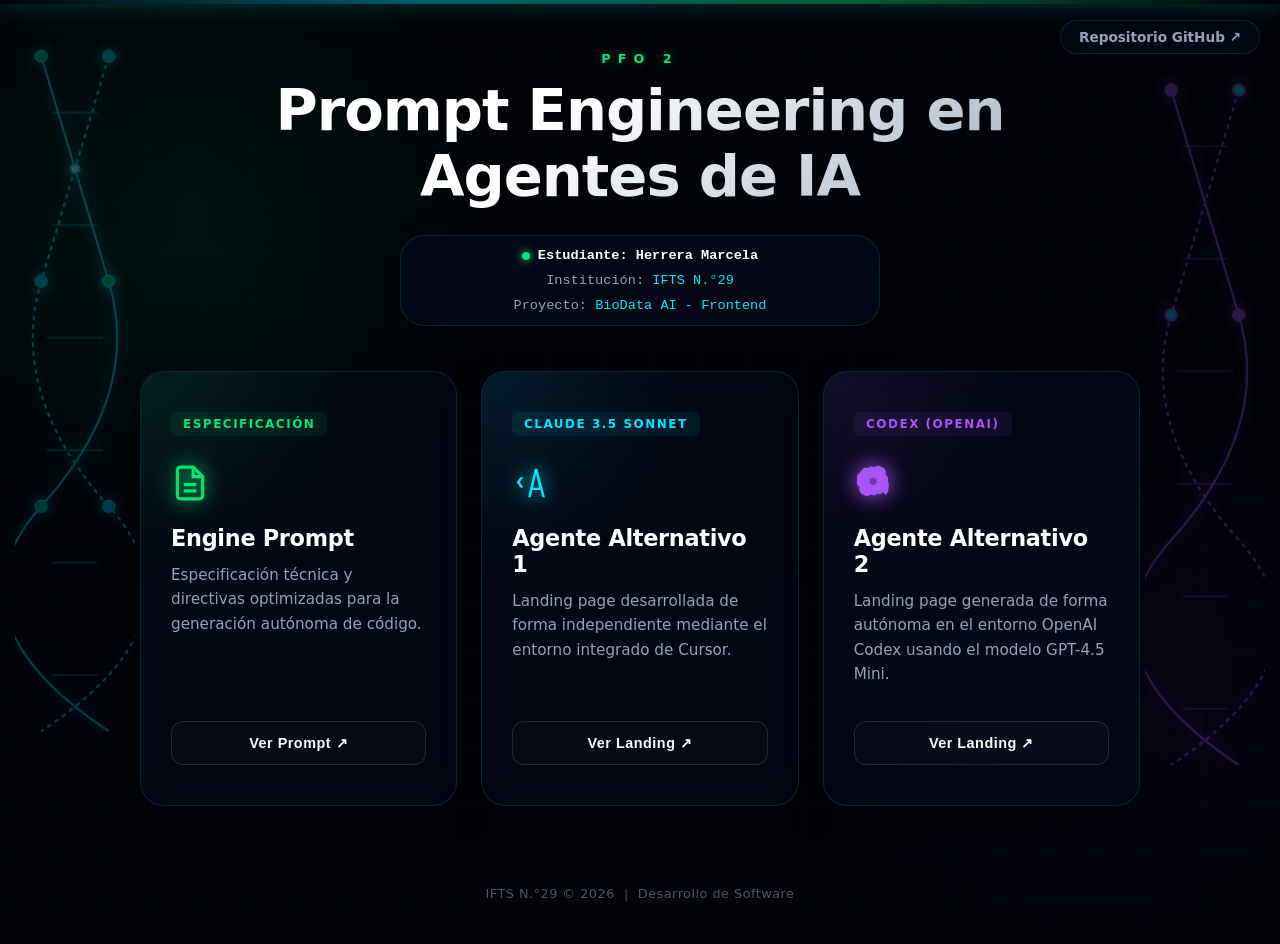
<file: index.html>
<!DOCTYPE html>
<html lang="es">
<head>
    <meta charset="UTF-8">
    <meta name="viewport" content="width=device-width, initial-scale=1.0">
    <title>PFO 2 - Herrera Marcela Fernanda | BioData AI </title>
    <style>
        :root {
            --bg-deep: #010308;
            --bg-card: rgba(6, 12, 28, 0.55);
            --bio-green: #00e676;
            --tech-cyan: #00e5ff;
            --openai-purple: #a855f7;
            --text-main: #ffffff;
            --text-muted: #64748b;
            --border: rgba(0, 229, 255, 0.15);
        }

        body {
            margin: 0;
            padding: 0;
            font-family: 'Segoe UI', system-ui, -apple-system, sans-serif;
            background-color: var(--bg-deep);
            color: var(--text-main);
            display: flex;
            flex-direction: column;
            align-items: center;
            justify-content: center;
            min-height: 100vh;
            padding: 40px 20px;
            box-sizing: border-box;
            position: relative;
            overflow-x: hidden;
            
            /* Cuadrícula táctica base de laboratorio */
            background-image: 
                linear-gradient(rgba(0, 229, 255, 0.02) 1px, transparent 1px),
                linear-gradient(90deg, rgba(0, 229, 255, 0.02) 1px, transparent 1px);
            background-size: 50px 50px;
        }

        /* Escáner de Secuenciación Láser de fondo */
        .bio-scanner {
            position: fixed;
            top: 0; left: 0; width: 100vw; height: 4px;
            background: linear-gradient(90deg, transparent, var(--tech-cyan), var(--bio-green), transparent);
            box-shadow: 0 0 15px var(--tech-cyan), 0 0 30px var(--bio-green);
            opacity: 0.4;
            animation: scanVertical 8s cubic-bezier(0.4, 0, 0.2, 1) infinite;
            z-index: 1;
            pointer-events: none;
        }

        @keyframes scanVertical {
            0% { top: -5%; opacity: 0; }
            10% { opacity: 0.5; }
            90% { opacity: 0.5; }
            100% { top: 105%; opacity: 0; }
        }

        /* Resplandores ambientales móviles */
        .ambient-glows {
            position: fixed;
            top: 0; left: 0; width: 100vw; height: 100vh;
            pointer-events: none;
            z-index: 1;
        }
        .glow-1 {
            position: absolute; top: -10%; left: -10%; width: 50vw; height: 50vw;
            background: radial-gradient(circle, rgba(0, 230, 118, 0.08) 0%, transparent 70%);
            animation: floatGlow 14s infinite alternate ease-in-out;
        }
        .glow-2 {
            position: absolute; bottom: -10%; right: -10%; width: 50vw; height: 50vw;
            background: radial-gradient(circle, rgba(168, 85, 247, 0.06) 0%, transparent 70%);
            animation: floatGlow 18s infinite alternate-reverse ease-in-out;
        }

        @keyframes floatGlow {
            0% { transform: translate(0, 0) scale(1); opacity: 0.6; }
            100% { transform: translate(5%, 5%) scale(1.2); opacity: 1; }
        }

        /* Elemento distintivo: Estructuras moleculares de ADN flotantes laterales en SVG */
        .dna-column-left, .dna-column-right {
            position: fixed;
            top: 0;
            width: 120px;
            height: 100vh;
            pointer-events: none;
            z-index: 1;
            opacity: 0.25;
            filter: drop-shadow(0 0 8px var(--tech-cyan));
        }
        .dna-column-left { left: 15px; animation: floatMolecule 20s linear infinite; }
        .dna-column-right { right: 15px; animation: floatMolecule 25s linear infinite reverse; filter: drop-shadow(0 0 8px var(--openai-purple)); }

        @keyframes floatMolecule {
            0% { transform: translateY(0px) rotate(0deg); }
            50% { transform: translateY(-20px) rotate(180deg); }
            100% { transform: translateY(0px) rotate(360deg); }
        }

        /* Repositorio GitHub */
        .github-top-link {
            position: absolute;
            top: 20px;
            right: 20px;
            color: #94a3b8;
            text-decoration: none;
            font-size: 0.85rem;
            border: 1px solid var(--border);
            padding: 8px 18px;
            border-radius: 20px;
            transition: all 0.3s ease;
            background: rgba(6, 11, 25, 0.6);
            backdrop-filter: blur(8px);
            font-weight: 600;
            z-index: 10;
        }

        .github-top-link:hover {
            color: var(--tech-cyan);
            border-color: var(--tech-cyan);
            box-shadow: 0 0 15px rgba(0, 229, 255, 0.2);
            transform: translateY(-2px);
        }

        .main-container {
            max-width: 1000px;
            width: 100%;
            text-align: center;
            position: relative;
            z-index: 2;
        }

        header h2 {
            font-size: 0.8rem;
            color: var(--bio-green);
            text-transform: uppercase;
            letter-spacing: 7px;
            margin-bottom: 12px;
            font-weight: 700;
            text-shadow: 0 0 10px rgba(0, 230, 118, 0.4);
        }

        header h1 {
            font-size: 3.6rem;
            margin: 0;
            background: linear-gradient(135deg, #ffffff 40%, #94a3b8);
            -webkit-background-clip: text;
            -webkit-text-fill-color: transparent;
            font-weight: 800;
            letter-spacing: -1px;
            line-height: 1.15;
        }

        /* PANEL MEJORADO NATALMENTE: Diseño vertical y centrado simétrico para todas las resoluciones */
        .system-dashboard {
            margin: 25px auto 45px auto;
            background: rgba(6, 11, 25, 0.8);
            border: 1px solid var(--border);
            padding: 12px 24px;
            border-radius: 24px;
            display: flex;
            flex-direction: column;
            align-items: center;
            justify-content: center;
            text-align: center;
            gap: 10px;
            backdrop-filter: blur(12px);
            box-shadow: 0 10px 30px rgba(0,0,0,0.5);
            font-size: 0.85rem;
            font-family: monospace;
            color: #94a3b8;
            width: 90%;
            max-width: 480px;
            box-sizing: border-box;
        }

        .status-pill {
            display: flex;
            align-items: center;
            justify-content: center;
            gap: 8px;
            color: var(--text-main);
            font-weight: bold;
            width: 100%;
        }

        .status-dot {
            width: 8px;
            height: 8px;
            background-color: var(--bio-green);
            border-radius: 50%;
            box-shadow: 0 0 10px var(--bio-green);
            animation: pulse 2s infinite alternate;
        }

        @keyframes pulse {
            0% { transform: scale(1); opacity: 0.6; }
            100% { transform: scale(1.3); opacity: 1; }
        }

        .sys-metric {
            width: 100%;
            text-align: center;
        }
        .sys-metric span { color: var(--tech-cyan); }

        /* Grid Bio-Digital */
        .hub-grid {
            display: grid;
            grid-template-columns: repeat(auto-fit, minmax(290px, 1fr));
            gap: 24px;
            margin-top: 20px;
        }

        /* Estilo Glassmorphism Pesado + Bordes de Energía reactivos */
        .hub-card {
            background: var(--bg-card);
            border: 1px solid var(--border);
            padding: 40px 30px;
            border-radius: 24px;
            text-decoration: none;
            color: var(--text-main);
            transition: transform 0.4s cubic-bezier(0.165, 0.84, 0.44, 1), background-color 0.3s, border-color 0.3s;
            display: flex;
            flex-direction: column;
            justify-content: space-between;
            text-align: left;
            backdrop-filter: blur(25px);
            -webkit-backdrop-filter: blur(25px);
            position: relative;
            overflow: hidden;
            box-shadow: 0 15px 35px rgba(0, 0, 0, 0.4);
        }

        /* Resplandor dinámico por proximidad */
        .hub-card::before {
            content: '';
            position: absolute;
            top: 0; left: 0; width: 100%; height: 100%;
            background: radial-gradient(350px circle at var(--mouse-x, 0) var(--mouse-y, 0), rgba(0, 229, 255, 0.1), transparent 60%);
            z-index: 1;
            pointer-events: none;
        }
        .hub-card.prompt-card::before { background: radial-gradient(350px circle at var(--mouse-x, 0) var(--mouse-y, 0), rgba(0, 230, 118, 0.1), transparent 60%); }
        .hub-card.openai-card::before { background: radial-gradient(350px circle at var(--mouse-x, 0) var(--mouse-y, 0), rgba(168, 85, 247, 0.1), transparent 60%); }

        .hub-card:hover {
            transform: translateY(-10px) scale(1.02);
            background: rgba(10, 20, 45, 0.8);
        }

        .hub-card.prompt-card:hover { border-color: var(--bio-green); box-shadow: 0 0 25px rgba(0, 230, 118, 0.15); }
        .hub-card.claude-card:hover { border-color: var(--tech-cyan); box-shadow: 0 0 25px rgba(0, 229, 255, 0.15); }
        .hub-card.openai-card:hover { border-color: var(--openai-purple); box-shadow: 0 0 25px rgba(168, 85, 247, 0.15); }

        .tech-tag {
            font-size: 0.75rem;
            text-transform: uppercase;
            letter-spacing: 1.5px;
            color: var(--tech-cyan);
            font-weight: 700;
            margin-bottom: 24px;
            background: rgba(0, 229, 255, 0.08);
            padding: 5px 12px;
            border-radius: 6px;
            display: inline-block;
            position: relative; z-index: 2;
        }

        .hub-card.prompt-card .tech-tag { color: var(--bio-green); background: rgba(0, 230, 118, 0.08); }
        .hub-card.openai-card .tech-tag { color: var(--openai-purple); background: rgba(168, 85, 247, 0.08); }

        .icon-container {
            display: flex;
            align-items: center;
            justify-content: flex-start;
            margin-bottom: 20px;
            height: 45px;
            position: relative; z-index: 2;
        }

        .card-icon-svg {
            height: 38px;
            width: auto;
            filter: drop-shadow(0 0 8px rgba(255,255,255,0.1));
            transition: transform 0.3s;
        }

        .hub-card:hover .card-icon-svg {
            transform: scale(1.1) rotate(3deg);
        }

        .hub-card.prompt-card .card-icon-svg { filter: drop-shadow(0 0 10px var(--bio-green)); }
        .hub-card.claude-card .card-icon-svg { filter: drop-shadow(0 0 10px var(--tech-cyan)); }
        .hub-card.openai-card .card-icon-svg { filter: drop-shadow(0 0 10px var(--openai-purple)); }

        .hub-card h3 {
            margin: 0 0 12px 0;
            font-size: 1.4rem;
            font-weight: 600;
            letter-spacing: -0.3px;
            position: relative; z-index: 2;
        }

        .hub-card p {
            font-size: 0.95rem;
            color: #94a3b8;
            line-height: 1.6;
            margin: 0 0 35px 0;
            flex-grow: 1;
            position: relative; z-index: 2;
        }

        .btn-action {
            background: rgba(255, 255, 255, 0.02);
            border: 1px solid rgba(255, 255, 255, 0.12);
            color: var(--text-main);
            padding: 13px 20px;
            border-radius: 12px;
            font-weight: 600;
            font-size: 0.9rem;
            width: 100%;
            cursor: pointer;
            transition: all 0.3s ease;
            text-align: center;
            box-sizing: border-box;
            letter-spacing: 0.5px;
            position: relative; z-index: 2;
        }

        .hub-card.prompt-card:hover .btn-action { background: var(--bio-green); color: #02040a; border-color: transparent; box-shadow: 0 0 20px var(--bio-green); }
        .hub-card.claude-card:hover .btn-action { background: var(--tech-cyan); color: #02040a; border-color: transparent; box-shadow: 0 0 20px var(--tech-cyan); }
        .hub-card.openai-card:hover .btn-action { background: var(--openai-purple); color: #ffffff; border-color: transparent; box-shadow: 0 0 20px var(--openai-purple); }

        /* --- MODAL --- */
        .modal-overlay {
            position: fixed;
            top: 0; left: 0;
            width: 100%; height: 100%;
            background: rgba(2, 4, 10, 0.9);
            backdrop-filter: blur(16px);
            display: flex;
            align-items: center;
            justify-content: center;
            opacity: 0;
            pointer-events: none;
            transition: opacity 0.3s ease;
            z-index: 1000;
        }

        .modal-overlay.activo { opacity: 1; pointer-events: auto; }

        .modal-box {
            background: #060b19;
            border: 2px solid var(--border);
            width: 90%;
            max-width: 760px;
            max-height: 80vh;
            border-radius: 24px;
            display: flex;
            flex-direction: column;
            overflow: hidden;
            box-shadow: 0 30px 60px rgba(0,0,0,0.6);
        }

        .modal-header {
            background: rgba(255,255,255,0.01);
            padding: 22px 28px;
            display: flex;
            justify-content: space-between;
            align-items: center;
            border-bottom: 1px solid var(--border);
        }

        .modal-header h3 { margin: 0; font-size: 1.1rem; font-weight: 600; color: var(--tech-cyan); }

        .modal-actions {
            display: flex;
            gap: 12px;
        }

        .btn-copiar {
            background: rgba(0, 229, 255, 0.1);
            border: 1px solid rgba(0, 229, 255, 0.4);
            color: var(--tech-cyan);
            padding: 7px 18px;
            border-radius: 8px;
            cursor: pointer;
            font-weight: 600;
            font-size: 0.85rem;
            transition: all 0.2s;
        }

        .btn-copiar:hover {
            background: var(--tech-cyan);
            color: #02040a;
            box-shadow: 0 0 12px rgba(0, 229, 255, 0.4);
        }

        .btn-cerrar {
            background: rgba(239, 68, 68, 0.08);
            border: 1px solid rgba(239, 68, 68, 0.3);
            color: #f87171;
            padding: 7px 18px;
            border-radius: 8px;
            cursor: pointer;
            font-weight: 600;
            font-size: 0.85rem;
            transition: all 0.2s;
        }

        .btn-cerrar:hover { background: #ef4444; color: white; border-color: #ef4444; box-shadow: 0 0 12px rgba(239, 68, 68, 0.4); }

        .modal-body {
            padding: 28px;
            overflow-y: auto;
            text-align: left;
            font-family: 'Courier New', Courier, monospace;
            white-space: pre-wrap;
            line-height: 1.6;
            color: #cbd5e1;
            font-size: 0.9rem;
            background: #02040a;
        }

        footer { margin-top: 80px; color: #4b5563; font-size: 0.8rem; letter-spacing: 0.5px; }

        /* Ajustes responsivos de escalado para Celulares y Tablets */
        @media (max-width: 768px) {
            .github-top-link {
                position: relative;
                top: 0;
                right: 0;
                margin: 0 auto 20px auto;
                display: inline-block;
                padding: 6px 14px;
                font-size: 0.8rem;
            }
            
            header h1 {
                font-size: 2.5rem;
                line-height: 1.2;
            }

            .main-container {
                padding-top: 10px;
            }
            
            body {
                padding: 20px 15px;
            }
        }
    </style>
</head>
<body>

    <div class="bio-scanner"></div>

    <div class="ambient-glows">
        <div class="glow-1"></div>
        <div class="glow-2"></div>
    </div>

    <svg class="dna-column-left" viewBox="0 0 100 800">
        <g stroke="var(--tech-cyan)" stroke-width="2">
            <path d="M20,50 Q50,150 80,250 T20,450 T80,650" fill="none"/>
            <path d="M80,50 Q50,150 20,250 T80,450 T20,650" fill="none" stroke-dasharray="4,4"/>
            <line x1="30" y1="100" x2="70" y2="100" opacity="0.4"/>
            <line x1="50" y1="150" x2="50" y2="150" stroke-width="6" stroke-linecap="round"/>
            <line x1="30" y1="200" x2="70" y2="200" opacity="0.4"/>
            <line x1="25" y1="300" x2="75" y2="300" opacity="0.4"/>
            <line x1="25" y1="400" x2="75" y2="400" opacity="0.4"/>
            <line x1="30" y1="500" x2="70" y2="500" opacity="0.4"/>
            <line x1="30" y1="600" x2="70" y2="600" opacity="0.4"/>
            <circle cx="20" cy="50" r="5" fill="var(--bio-green)"/>
            <circle cx="80" cy="50" r="5" fill="var(--tech-cyan)"/>
            <circle cx="50" cy="150" r="4" fill="#ffffff"/>
            <circle cx="80" cy="250" r="5" fill="var(--bio-green)"/>
            <circle cx="20" cy="250" r="5" fill="var(--tech-cyan)"/>
            <circle cx="20" cy="450" r="5" fill="var(--bio-green)"/>
            <circle cx="80" cy="450" r="5" fill="var(--tech-cyan)"/>
        </g>
    </svg>

    <svg class="dna-column-right" viewBox="0 0 100 800">
        <g stroke="var(--openai-purple)" stroke-width="2">
            <path d="M20,80 Q50,180 80,280 T20,480 T80,680" fill="none"/>
            <path d="M80,80 Q50,180 20,280 T80,480 T20,680" fill="none" stroke-dasharray="4,4"/>
            <line x1="30" y1="130" x2="70" y2="130" opacity="0.4"/>
            <line x1="30" y1="230" x2="70" y2="230" opacity="0.4"/>
            <line x1="25" y1="330" x2="75" y2="330" opacity="0.4"/>
            <line x1="25" y1="430" x2="75" y2="430" opacity="0.4"/>
            <line x1="30" y1="530" x2="70" y2="530" opacity="0.4"/>
            <line x1="30" y1="630" x2="70" y2="630" opacity="0.4"/>
            <circle cx="20" cy="80" r="5" fill="var(--openai-purple)"/>
            <circle cx="80" cy="80" r="5" fill="var(--tech-cyan)"/>
            <circle cx="80" cy="280" r="5" fill="var(--openai-purple)"/>
            <circle cx="20" cy="280" r="5" fill="var(--tech-cyan)"/>
        </g>
    </svg>

    <a href="https://github.com/HerreraMarcela/PFO-2-Herrera-Marcela" class="github-top-link" target="_blank">Repositorio GitHub ↗</a>

    <div class="main-container">
        <header>
            <h2>PFO 2</h2>
            <h1>Prompt Engineering en Agentes de IA</h1>
        </header>

        <div class="system-dashboard">
            <div class="status-pill"><div class="status-dot"></div> Estudiante: Herrera Marcela </div>
            <div class="sys-metric">Institución: <span>IFTS N.°29</span></div>
            <div class="sys-metric">Proyecto: <span>BioData AI - Frontend</span></div>
        </div>

        <div class="hub-grid">
            <div class="hub-card prompt-card" onclick="abrirModal()" style="cursor: pointer;">
                <div>
                    <div class="tech-tag">Especificación</div>
                    <div class="icon-container">
                        <svg class="card-icon-svg" viewBox="0 0 24 24" fill="none" stroke="var(--bio-green)" stroke-width="2">
                            <path d="M14 2H6a2 2 0 0 0-2 2v16a2 2 0 0 0 2 2h12a2 2 0 0 0 2-2V8z"></path>
                            <polyline points="14 2 14 8 20 8"></polyline>
                            <line x1="16" y1="13" x2="8" y2="13"></line>
                            <line x1="16" y1="17" x2="8" y2="17"></line>
                        </svg>
                    </div>
                    <h3>Engine Prompt</h3>
                    <p>Especificación técnica y directivas optimizadas para la generación autónoma de código.</p>
                </div>
                <button class="btn-action">Ver Prompt &#8599;</button>
            </div>

            <a href="agente-1/index.html" class="hub-card claude-card">
                <div>
                    <div class="tech-tag">Claude 3.5 Sonnet</div>
                    <div class="icon-container">
                        <svg class="card-icon-svg" viewBox="0 0 32 32" fill="var(--tech-cyan)">
                            <path d="M21.3 4h-2.1l-5.6 24h2.2l1.4-6.2h6.9l1.4 6.2h2.2L21.3 4zm-3.6 15.9l2.6-11.4 2.6 11.4h-5.2zM7.1 11.1L4 15.4l3.1 4.3h2.5l-3.1-4.3 3.1-4.3H7.1z"/>
                        </svg>
                    </div>
                    <h3>Agente Alternativo 1</h3>
                    <p>Landing page desarrollada de forma independiente mediante el entorno integrado de Cursor.</p>
                </div>
                <button class="btn-action">Ver Landing &#8599;</button>
            </a>

            <a href="agente-2/index.html" class="hub-card openai-card">
                <div>
                    <div class="tech-tag">Codex (OpenAI)</div>
                    <div class="icon-container">
                        <svg class="card-icon-svg" viewBox="0 0 24 24" fill="var(--openai-purple)">
                            <path d="M21.4,11.2c0.3-0.8,0.3-1.6,0.1-2.4c-0.3-0.8-0.9-1.5-1.6-2 l0.1-0.4c0.2-0.8,0.1-1.7-0.2-2.5c-0.4-0.8-1-1.4-1.8-1.8c-0.2-0.1-0.5-0.2-0.7-0.2c-0.6-0.5-1.4-0.8-2.2-0.8c-0.9,0-1.7,0.3-2.4,0.9 c-0.5-0.3-1.1-0.4-1.7-0.4c-0.9,0-1.7,0.4-2.3,1.1c-0.4-0.2-0.9-0.3-1.3-0.3c-0.9,0-1.7,0.4-2.3,1.1C4.7,4,4.2,4.6,3.9,5.3 C3.2,5.7,2.6,6.3,2.2,7.1c-0.4,0.8-0.5,1.7-0.3,2.5L2,10.1c-0.3,0.8-0.3,1.6-0.1,2.4c0.3,0.8,0.9,1.5,1.6,2l-0.1,0.4 c-0.2,0.8-0.1,1.7,0.2,2.5c0.4,0.8,1,1.4,1.8,1.8c0.2,0.1,0.5,0.2,0.7,0.2c0.6,0.5,1.4,0.8,2.2,0.8c0.9,0,1.7-0.3,2.4-0.9 c0.5,0.3,1.1,0.4,1.7,0.4c0.9,0,1.7-0.4,2.3-1.1c0.4,0.2,0.9,0.3,1.3,0.3c0.9,0,1.7-0.4,2.3-1.1c0.6,0.5,1.1,1.1,1.4,1.8 c0.7-0.4,1.3-1,1.7-1.8c0.4-0.8,0.5-1.7,0.3-2.5l0.1-0.4c0.3-0.8,0.3-1.6,0.1-2.4C22.1,12.3,21.5,11.6,21.4,11.2z M12,13.4l-2.2-1.3 l0.1-2.5l2.2-1.3l2.2,1.3l0.1,2.5L12,13.4z"/>
                        </svg>
                    </div>
                    <h3>Agente Alternativo 2</h3>
                    <p>Landing page generada de forma autónoma en el entorno OpenAI Codex usando el modelo GPT-4.5 Mini.</p>
                </div>
                <button class="btn-action">Ver Landing &#8599;</button>
            </a>
        </div>

        <footer>
            IFTS N.°29 &copy; 2026 &nbsp;|&nbsp; Desarrollo de Software
        </footer>
    </div>

    <div class="modal-overlay" id="miModal">
        <div class="modal-box">
            <div class="modal-header">
                <h3>Prompt Específico Utilizado</h3>
                <div class="modal-actions">
                    <button class="btn-copiar" onclick="copiarPrompt(this)">Copiar Prompt</button>
                    <button class="btn-cerrar" onclick="cerrarModal()">Cerrar</button>
                </div>
            </div>
            <div class="modal-body" id="promptTexto">Rol: Eres un Ingeniero de Software Frontend Senior experto en UX/UI y maquetación limpia.

Contexto: Necesito crear de forma completamente autónoma una Landing Page para una plataforma de biotecnología llamada "BioData AI". El diseño debe ser moderno, con fondo oscuro profundo, tipografía clara y acentos en verde bioeléctrico o cian para los botones.

Requisitos Técnicos:
1. Usa HTML5 semántico y CSS3 moderno por separado (index.html y styles.css).
2. El diseño debe ser 100% responsivo (mobile-first), adaptándose perfectamente a celulares y computadoras.
3. No utilices texto falso de relleno como "Lorem Ipsum". Todo el contenido debe ser real, profesional y redactado en español.

Estructura Obligatoria de la Landing Page (7 Secciones):
1. Cabecera (Header): Nombre "BioData AI" and menú de navegación con scroll suave.
2. Sección Principal (Hero): Título de impacto sobre IA aplicada a la biotecnología, un subtítulo descriptivo y un botón de acción que diga "Solicitar Demo".
3. Sobre Nosotros: Descripción de cómo la plataforma optimiza investigaciones científicas y procesamiento de datos masivos. Incluye un bloque visual con métricas de impacto (ej. velocidad de procesamiento, precisión).
4. Servicios (Tarjetas): Una cuadrícula con 3 tarjetas informativas tituladas "Procesamiento Genómico Avanzado", "Modelado Predictivo de Células" y "Reportes Analíticos".
5. Testimonios: Dos opiniones breves de investigadores o directores de laboratorios ficticios.
6. Formulario de Contacto: Maquetado visual de un formulario limpio y despejado con campos para Nombre, Correo Institucional y Mensaje. Ningún otro elemento debe superponerse dentro de este contenedor.
7. Pie de Página (Footer): Estructura limpia, equilibrada y completamente alineada. Debe contener de forma organizada: Logo, sección "Síguenos" con redes sociales profesionales (LinkedIn, GitHub, Twitter), menú de navegación horizontal prolijo en una sola línea (aplicando Flexbox en escritorio) y derechos de autor 2026.

Genera el código completo de forma directa, limpio y listo para producción sin requerir intervención posterior.</div>
        </div>
    </div>

    <script>
        // Rastreo de Mouse para el brillo de las tarjetas
        const cards = document.querySelectorAll('.hub-card');
        cards.forEach(card => {
            card.addEventListener('mousemove', (e) => {
                const rect = card.getBoundingClientRect();
                const x = e.clientX - rect.left;
                const y = e.clientY - rect.top;
                card.style.setProperty('--mouse-x', `${x}px`);
                card.style.setProperty('--mouse-y', `${y}px`);
            });
        });

        // Función nativa de JS para copiar el prompt al portapapeles
        function copiarPrompt(boton) {
            const textoPrompt = document.getElementById('promptTexto').innerText;
            navigator.clipboard.writeText(textoPrompt).then(() => {
                boton.innerText = '¡Copiado! ✓';
                boton.style.background = 'var(--bio-green)';
                boton.style.color = '#02040a';
                boton.style.borderColor = 'var(--bio-green)';
                
                setTimeout(() => {
                    boton.innerText = 'Copiar Prompt';
                    boton.style.background = 'rgba(0, 229, 255, 0.1)';
                    boton.style.color = 'var(--tech-cyan)';
                    boton.style.borderColor = 'rgba(0, 229, 255, 0.4)';
                }, 2000);
            }).catch(err => {
                console.error('Error al copiar el texto: ', err);
            });
        }

        function abrirModal() { document.getElementById('miModal').classList.add('activo'); }
        function cerrarModal() { document.getElementById('miModal').classList.remove('activo'); }
        window.onclick = function(event) {
            var modal = document.getElementById('miModal');
            if (event.target == modal) { modal.classList.remove('activo'); }
        }
    </script>
</body>
</html>
</file>
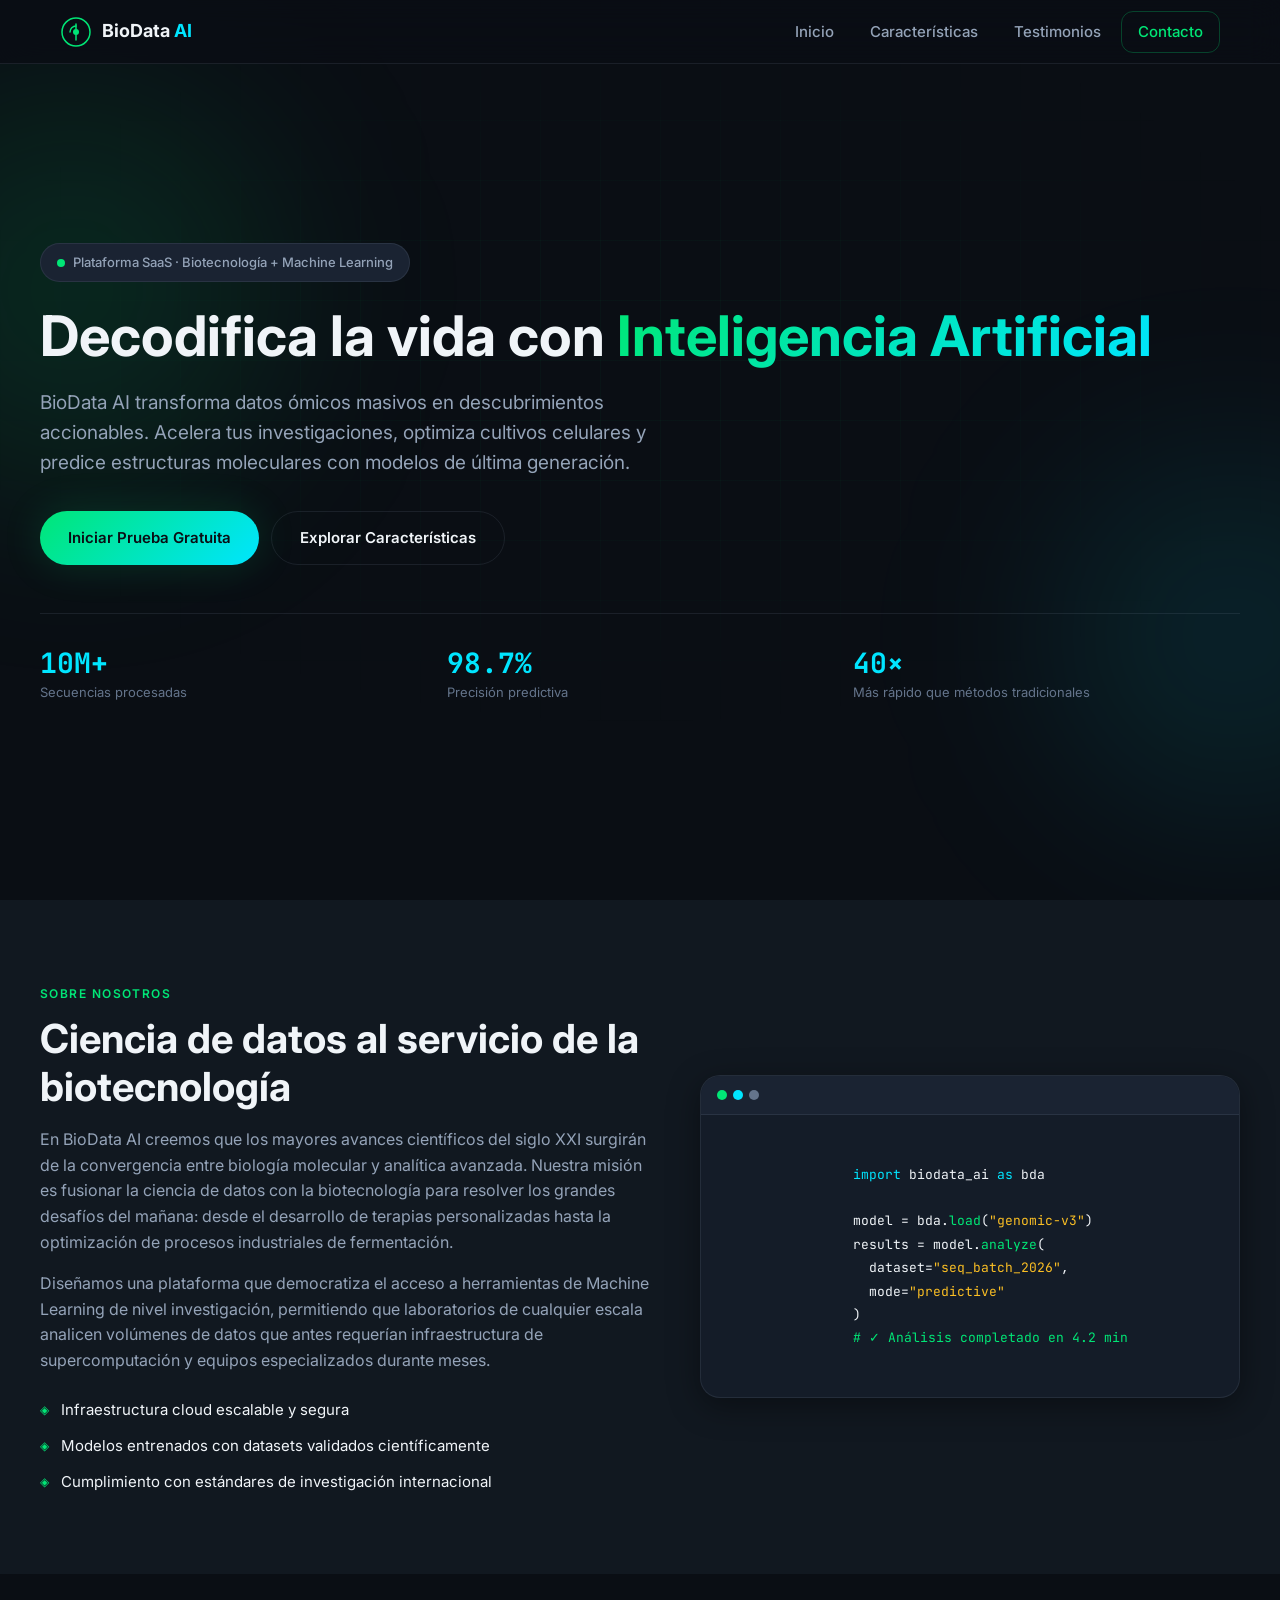
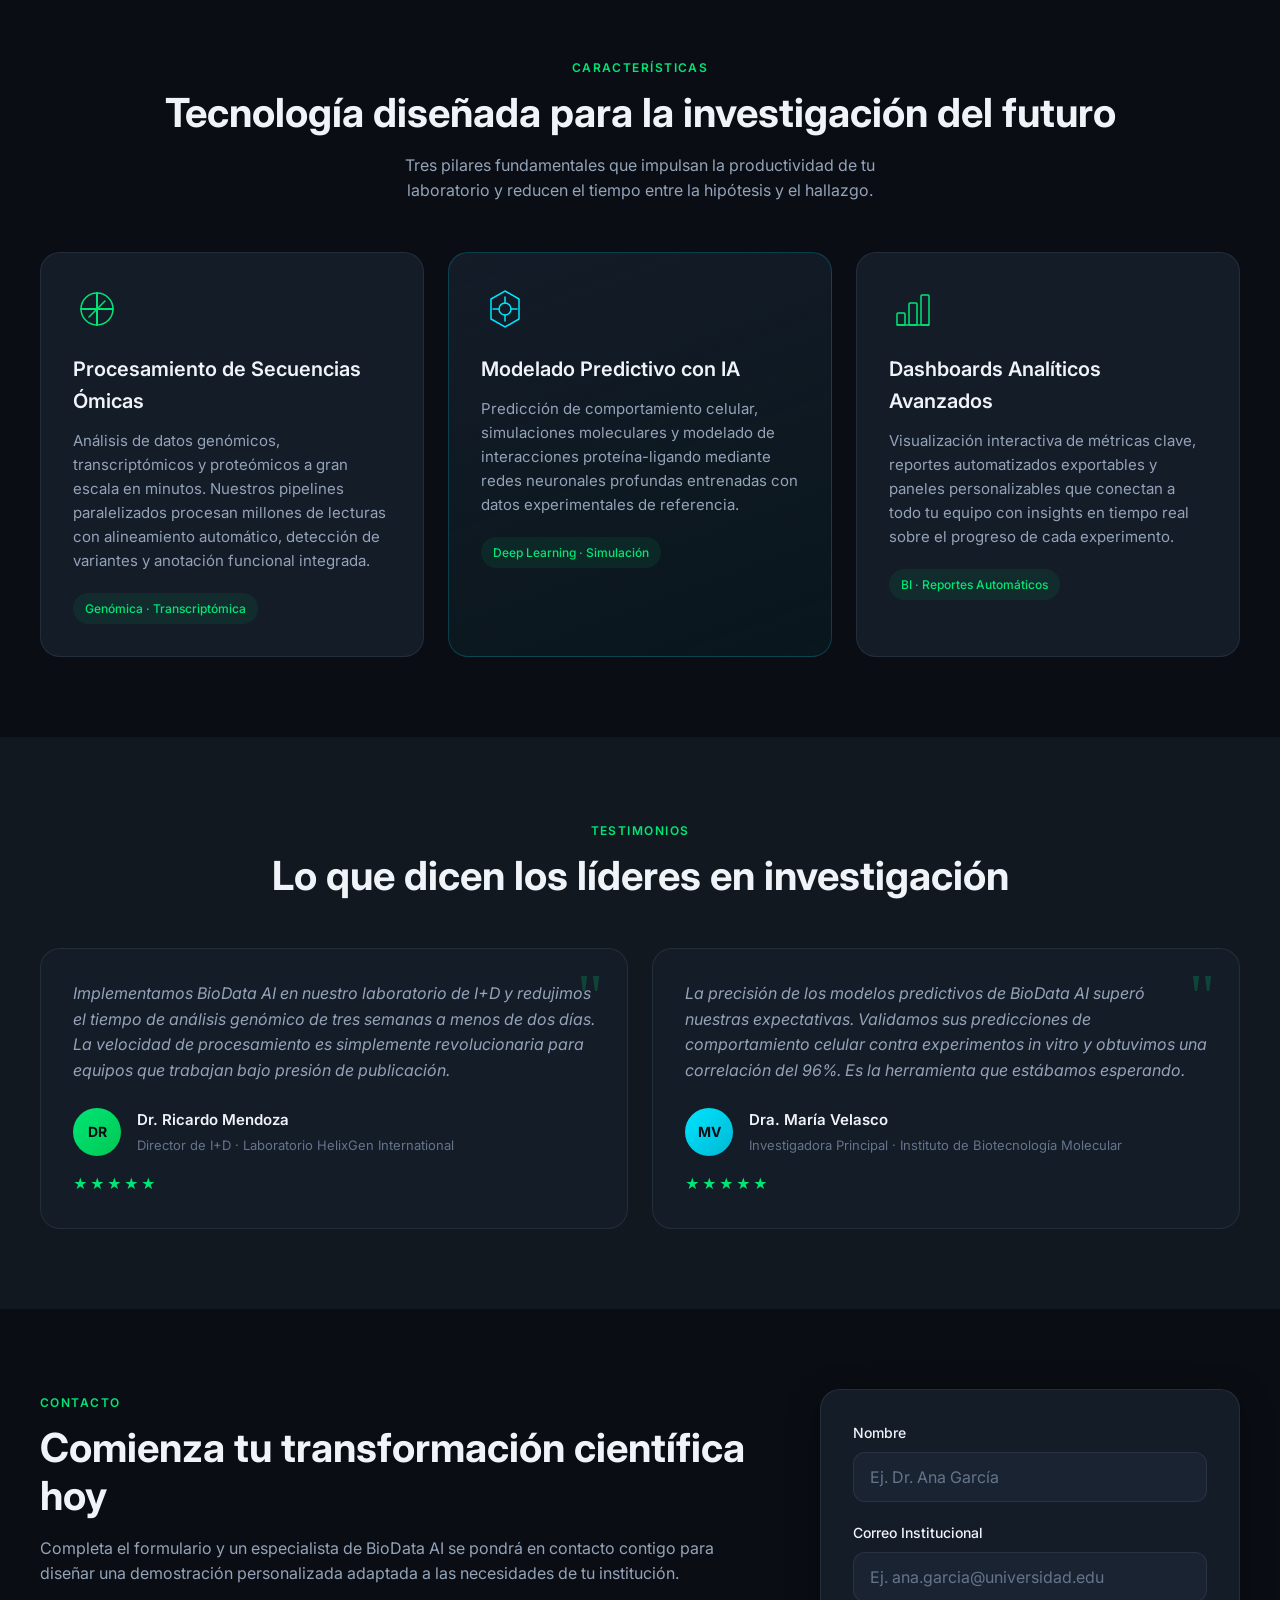
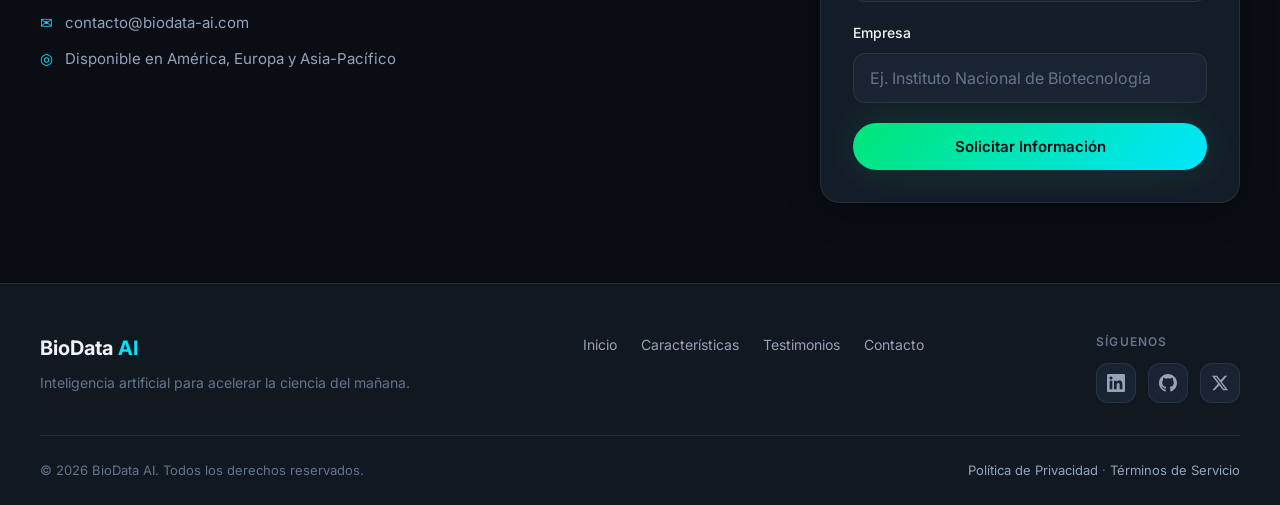
<file: agente-1/index.html>
<!DOCTYPE html>
<html lang="es">
<head>
  <meta charset="UTF-8">
  <meta name="viewport" content="width=device-width, initial-scale=1.0">
  <meta name="description" content="BioData AI — Plataforma SaaS de Inteligencia Artificial para análisis de datos en biotecnología, investigación científica y predicción molecular.">
  <title>BioData AI | Inteligencia Artificial para Biotecnología</title>
  <link rel="stylesheet" href="styles.css">
  <link rel="preconnect" href="https://fonts.googleapis.com">
  <link rel="preconnect" href="https://fonts.gstatic.com" crossorigin>
  <link href="https://fonts.googleapis.com/css2?family=Inter:wght@400;500;600;700&family=JetBrains+Mono:wght@500&display=swap" rel="stylesheet">
</head>
<body>

  <header class="header" id="inicio">
    
    <div class="header__container">
      <a href="#" class="header__logo" aria-label="BioData AI — Inicio">
        <span class="header__logo-icon" aria-hidden="true">
          <svg viewBox="0 0 32 32" fill="none" xmlns="http://www.w3.org/2000/svg">
            <circle cx="16" cy="16" r="14" stroke="currentColor" stroke-width="1.5"/>
            <path d="M10 16C10 12.6863 12.6863 10 16 10" stroke="currentColor" stroke-width="1.5" stroke-linecap="round"/>
            <circle cx="16" cy="16" r="3" fill="currentColor"/>
            <path d="M16 19V24M16 8V13" stroke="currentColor" stroke-width="1.5" stroke-linecap="round"/>
          </svg>
        </span>
        <span class="header__logo-text">BioData <span class="header__logo-accent">AI</span></span>
      </a>

      <button class="header__toggle" id="navToggle" aria-label="Abrir menú de navegación" aria-expanded="false" aria-controls="navMenu">
        <span class="header__toggle-bar"></span>
        <span class="header__toggle-bar"></span>
        <span class="header__toggle-bar"></span>
      </button>

      <nav class="header__nav" id="navMenu" aria-label="Navegación principal">
        <ul class="header__nav-list">
          <li><a href="#" class="header__nav-link">Inicio</a></li>
          <li><a href="#caracteristicas" class="header__nav-link">Características</a></li>
          <li><a href="#testimonios" class="header__nav-link">Testimonios</a></li>
          <li><a href="#contacto" class="header__nav-link header__nav-link--cta">Contacto</a></li>
        </ul>
      </nav>
    </div>
  </header>

  <main>

    <!-- 2. HERO SECTION -->
    <section class="hero" aria-labelledby="hero-title">
      <div class="hero__bg" aria-hidden="true">
        <div class="hero__grid"></div>
        <div class="hero__glow hero__glow--green"></div>
        <div class="hero__glow hero__glow--cyan"></div>
      </div>
      <div class="hero__container">
        <p class="hero__badge">
          <span class="hero__badge-dot" aria-hidden="true"></span>
          Plataforma SaaS · Biotecnología + Machine Learning
        </p>
        <h1 class="hero__title" id="hero-title">
          Decodifica la vida con <span class="text-gradient">Inteligencia Artificial</span>
        </h1>
        <p class="hero__subtitle">
          BioData AI transforma datos ómicos masivos en descubrimientos accionables. Acelera tus investigaciones, optimiza cultivos celulares y predice estructuras moleculares con modelos de última generación.
        </p>
        <div class="hero__actions">
          <a href="#contacto" class="btn btn--primary">Iniciar Prueba Gratuita</a>
          <a href="#caracteristicas" class="btn btn--secondary">Explorar Características</a>
        </div>
        <div class="hero__stats" aria-label="Métricas de la plataforma">
          <div class="hero__stat">
            <span class="hero__stat-value">10M+</span>
            <span class="hero__stat-label">Secuencias procesadas</span>
          </div>
          <div class="hero__stat">
            <span class="hero__stat-value">98.7%</span>
            <span class="hero__stat-label">Precisión predictiva</span>
          </div>
          <div class="hero__stat">
            <span class="hero__stat-value">40×</span>
            <span class="hero__stat-label">Más rápido que métodos tradicionales</span>
          </div>
        </div>
      </div>
    </section>

    <!-- 3. DESCRIPCIÓN / SOBRE NOSOTROS -->
    <section class="about" id="sobre-nosotros" aria-labelledby="about-title">
      <div class="about__container">
        <div class="about__content">
          <span class="section-label">Sobre Nosotros</span>
          <h2 class="section-title" id="about-title">Ciencia de datos al servicio de la biotecnología</h2>
          <p class="about__text">
            En BioData AI creemos que los mayores avances científicos del siglo XXI surgirán de la convergencia entre biología molecular y analítica avanzada. Nuestra misión es fusionar la ciencia de datos con la biotecnología para resolver los grandes desafíos del mañana: desde el desarrollo de terapias personalizadas hasta la optimización de procesos industriales de fermentación.
          </p>
          <p class="about__text">
            Diseñamos una plataforma que democratiza el acceso a herramientas de Machine Learning de nivel investigación, permitiendo que laboratorios de cualquier escala analicen volúmenes de datos que antes requerían infraestructura de supercomputación y equipos especializados durante meses.
          </p>
          <ul class="about__highlights">
            <li class="about__highlight">
              <span class="about__highlight-icon" aria-hidden="true">◈</span>
              Infraestructura cloud escalable y segura
            </li>
            <li class="about__highlight">
              <span class="about__highlight-icon" aria-hidden="true">◈</span>
              Modelos entrenados con datasets validados científicamente
            </li>
            <li class="about__highlight">
              <span class="about__highlight-icon" aria-hidden="true">◈</span>
              Cumplimiento con estándares de investigación internacional
            </li>
          </ul>
        </div>
        <div class="about__visual" aria-hidden="true">
          <div class="about__card">
            <div class="about__card-header">
              <span class="about__card-dot about__card-dot--green"></span>
              <span class="about__card-dot about__card-dot--cyan"></span>
              <span class="about__card-dot about__card-dot--white"></span>
            </div>
            <div class="about__card-body">
              <code class="about__code">
                <span class="about__code-line"><span class="about__code-keyword">import</span> biodata_ai <span class="about__code-keyword">as</span> bda</span>
                <span class="about__code-line">&nbsp;</span>
                <span class="about__code-line">model = bda.<span class="about__code-fn">load</span>(<span class="about__code-str">"genomic-v3"</span>)</span>
                <span class="about__code-line">results = model.<span class="about__code-fn">analyze</span>(</span>
                <span class="about__code-line">&nbsp;&nbsp;dataset=<span class="about__code-str">"seq_batch_2026"</span>,</span>
                <span class="about__code-line">&nbsp;&nbsp;mode=<span class="about__code-str">"predictive"</span></span>
                <span class="about__code-line">)</span>
                <span class="about__code-line about__code-line--success"># ✓ Análisis completado en 4.2 min</span>
              </code>
            </div>
          </div>
        </div>
      </div>
    </section>

    <!-- 4. SERVICIOS / CARACTERÍSTICAS -->
    <section class="features" id="caracteristicas" aria-labelledby="features-title">
      <div class="features__container">
        <div class="features__header">
          <span class="section-label">Características</span>
          <h2 class="section-title" id="features-title">Tecnología diseñada para la investigación del futuro</h2>
          <p class="features__intro">
            Tres pilares fundamentales que impulsan la productividad de tu laboratorio y reducen el tiempo entre la hipótesis y el hallazgo.
          </p>
        </div>
        <div class="features__grid">
          <article class="feature-card">
            <div class="feature-card__icon" aria-hidden="true">
              <svg viewBox="0 0 48 48" fill="none" xmlns="http://www.w3.org/2000/svg">
                <path d="M8 24H40M24 8V40" stroke="currentColor" stroke-width="2" stroke-linecap="round"/>
                <circle cx="24" cy="24" r="16" stroke="currentColor" stroke-width="1.5"/>
                <path d="M16 32L32 16" stroke="currentColor" stroke-width="1.5" stroke-linecap="round"/>
              </svg>
            </div>
            <h3 class="feature-card__title">Procesamiento de Secuencias Ómicas</h3>
            <p class="feature-card__desc">
              Análisis de datos genómicos, transcriptómicos y proteómicos a gran escala en minutos. Nuestros pipelines paralelizados procesan millones de lecturas con alineamiento automático, detección de variantes y anotación funcional integrada.
            </p>
            <span class="feature-card__tag">Genómica · Transcriptómica</span>
          </article>

          <article class="feature-card feature-card--highlight">
            <div class="feature-card__icon" aria-hidden="true">
              <svg viewBox="0 0 48 48" fill="none" xmlns="http://www.w3.org/2000/svg">
                <path d="M24 6L38 14V34L24 42L10 34V14L24 6Z" stroke="currentColor" stroke-width="1.5"/>
                <circle cx="24" cy="24" r="6" stroke="currentColor" stroke-width="1.5"/>
                <path d="M24 18V12M24 36V30M18 24H12M36 24H30" stroke="currentColor" stroke-width="1.5" stroke-linecap="round"/>
              </svg>
            </div>
            <h3 class="feature-card__title">Modelado Predictivo con IA</h3>
            <p class="feature-card__desc">
              Predicción de comportamiento celular, simulaciones moleculares y modelado de interacciones proteína-ligando mediante redes neuronales profundas entrenadas con datos experimentales de referencia.
            </p>
            <span class="feature-card__tag">Deep Learning · Simulación</span>
          </article>

          <article class="feature-card">
            <div class="feature-card__icon" aria-hidden="true">
              <svg viewBox="0 0 48 48" fill="none" xmlns="http://www.w3.org/2000/svg">
                <rect x="8" y="28" width="8" height="12" rx="1" stroke="currentColor" stroke-width="1.5"/>
                <rect x="20" y="18" width="8" height="22" rx="1" stroke="currentColor" stroke-width="1.5"/>
                <rect x="32" y="10" width="8" height="30" rx="1" stroke="currentColor" stroke-width="1.5"/>
                <path d="M8 40H40" stroke="currentColor" stroke-width="1.5" stroke-linecap="round"/>
              </svg>
            </div>
            <h3 class="feature-card__title">Dashboards Analíticos Avanzados</h3>
            <p class="feature-card__desc">
              Visualización interactiva de métricas clave, reportes automatizados exportables y paneles personalizables que conectan a todo tu equipo con insights en tiempo real sobre el progreso de cada experimento.
            </p>
            <span class="feature-card__tag">BI · Reportes Automáticos</span>
          </article>
        </div>
      </div>
    </section>

    <!-- 5. TESTIMONIOS -->
    <section class="testimonials" id="testimonios" aria-labelledby="testimonials-title">
      <div class="testimonials__container">
        <div class="testimonials__header">
          <span class="section-label">Testimonios</span>
          <h2 class="section-title" id="testimonials-title">Lo que dicen los líderes en investigación</h2>
        </div>
        <div class="testimonials__grid">
          <blockquote class="testimonial-card">
            <div class="testimonial-card__quote" aria-hidden="true">"</div>
            <p class="testimonial-card__text">
              Implementamos BioData AI en nuestro laboratorio de I+D y redujimos el tiempo de análisis genómico de tres semanas a menos de dos días. La velocidad de procesamiento es simplemente revolucionaria para equipos que trabajan bajo presión de publicación.
            </p>
            <footer class="testimonial-card__author">
              <div class="testimonial-card__avatar" aria-hidden="true">DR</div>
              <div class="testimonial-card__info">
                <cite class="testimonial-card__name">Dr. Ricardo Mendoza</cite>
                <span class="testimonial-card__role">Director de I+D · Laboratorio HelixGen International</span>
              </div>
            </footer>
            <div class="testimonial-card__stars" aria-label="5 de 5 estrellas">
              <span aria-hidden="true">★★★★★</span>
            </div>
          </blockquote>

          <blockquote class="testimonial-card">
            <div class="testimonial-card__quote" aria-hidden="true">"</div>
            <p class="testimonial-card__text">
              La precisión de los modelos predictivos de BioData AI superó nuestras expectativas. Validamos sus predicciones de comportamiento celular contra experimentos in vitro y obtuvimos una correlación del 96%. Es la herramienta que estábamos esperando.
            </p>
            <footer class="testimonial-card__author">
              <div class="testimonial-card__avatar testimonial-card__avatar--cyan" aria-hidden="true">MV</div>
              <div class="testimonial-card__info">
                <cite class="testimonial-card__name">Dra. María Velasco</cite>
                <span class="testimonial-card__role">Investigadora Principal · Instituto de Biotecnología Molecular</span>
              </div>
            </footer>
            <div class="testimonial-card__stars" aria-label="5 de 5 estrellas">
              <span aria-hidden="true">★★★★★</span>
            </div>
          </blockquote>
        </div>
      </div>
    </section>

    <!-- 6. FORMULARIO DE CONTACTO -->
    <section class="contact" id="contacto" aria-labelledby="contact-title">
      <div class="contact__container">
        <div class="contact__info">
          <span class="section-label">Contacto</span>
          <h2 class="section-title" id="contact-title">Comienza tu transformación científica hoy</h2>
          <p class="contact__desc">
            Completa el formulario y un especialista de BioData AI se pondrá en contacto contigo para diseñar una demostración personalizada adaptada a las necesidades de tu institución.
          </p>
          <ul class="contact__details">
            <li class="contact__detail">
              <span class="contact__detail-icon" aria-hidden="true">✉</span>
              contacto@biodata-ai.com
            </li>
            <li class="contact__detail">
              <span class="contact__detail-icon" aria-hidden="true">◎</span>
              Disponible en América, Europa y Asia-Pacífico
            </li>
          </ul>
        </div>
        <form class="contact__form" action="#" method="post" novalidate>
          <div class="form-group">
            <label for="nombre" class="form-label">Nombre</label>
            <input type="text" id="nombre" name="nombre" class="form-input" placeholder="Ej. Dr. Ana García" required autocomplete="name">
          </div>
          <div class="form-group">
            <label for="correo" class="form-label">Correo Institucional</label>
            <input type="email" id="correo" name="correo" class="form-input" placeholder="Ej. ana.garcia@universidad.edu" required autocomplete="email">
          </div>
          <div class="form-group">
            <label for="empresa" class="form-label">Empresa</label>
            <input type="text" id="empresa" name="empresa" class="form-input" placeholder="Ej. Instituto Nacional de Biotecnología" required autocomplete="organization">
          </div>
          <button type="submit" class="btn btn--primary btn--full">Solicitar Información</button>
        </form>
      </div>
    </section>

  </main>

  <!-- 7. PIE DE PÁGINA -->
  <footer class="footer">
    <div class="footer__container">
      <div class="footer__brand">
        <a href="#inicio" class="footer__logo" aria-label="BioData AI — Inicio">
          BioData <span class="footer__logo-accent">AI</span>
        </a>
        <p class="footer__tagline">Inteligencia artificial para acelerar la ciencia del mañana.</p>
      </div>
      <nav class="footer__nav" aria-label="Enlaces del pie de página">
        <ul class="footer__nav-list">
          <li><a href="#inicio" class="footer__nav-link">Inicio</a></li>
          <li><a href="#caracteristicas" class="footer__nav-link">Características</a></li>
          <li><a href="#testimonios" class="footer__nav-link">Testimonios</a></li>
          <li><a href="#contacto" class="footer__nav-link">Contacto</a></li>
        </ul>
      </nav>
      <div class="footer__social">
        <span class="footer__social-label">Síguenos</span>
        <ul class="footer__social-list">
          <li>
            <a href="https://linkedin.com" class="footer__social-link" aria-label="LinkedIn" target="_blank" rel="noopener noreferrer">
              <svg viewBox="0 0 24 24" fill="currentColor" aria-hidden="true">
                <path d="M20.447 20.452h-3.554v-5.569c0-1.328-.027-3.037-1.852-3.037-1.853 0-2.136 1.445-2.136 2.939v5.667H9.351V9h3.414v1.561h.046c.477-.9 1.637-1.85 3.37-1.85 3.601 0 4.267 2.37 4.267 5.455v6.286zM5.337 7.433a2.062 2.062 0 01-2.063-2.065 2.064 2.064 0 114.126 0 2.063 2.063 0 01-2.063 2.065zm1.782 13.019H3.555V9h3.564v11.452zM22.225 0H1.771C.792 0 0 .774 0 1.729v20.542C0 23.227.792 24 1.771 24h20.451C23.2 24 24 23.227 24 22.271V1.729C24 .774 23.2 0 22.222 0h.003z"/>
              </svg>
            </a>
          </li>
          <li>
            <a href="https://github.com" class="footer__social-link" aria-label="GitHub" target="_blank" rel="noopener noreferrer">
              <svg viewBox="0 0 24 24" fill="currentColor" aria-hidden="true">
                <path d="M12 0C5.374 0 0 5.373 0 12c0 5.302 3.438 9.8 8.207 11.387.599.111.793-.261.793-.577v-2.234c-3.338.726-4.033-1.416-4.033-1.416-.546-1.387-1.333-1.756-1.333-1.756-1.089-.745.083-.729.083-.729 1.205.084 1.839 1.237 1.839 1.237 1.07 1.834 2.807 1.304 3.492.997.107-.775.418-1.305.762-1.604-2.665-.305-5.467-1.334-5.467-5.931 0-1.311.469-2.381 1.236-3.221-.124-.303-.535-1.524.117-3.176 0 0 1.008-.322 3.301 1.23A11.509 11.509 0 0112 5.803c1.02.005 2.047.138 3.006.404 2.291-1.552 3.297-1.23 3.297-1.23.653 1.653.242 2.874.118 3.176.77.84 1.235 1.911 1.235 3.221 0 4.609-2.807 5.624-5.479 5.921.43.372.823 1.102.823 2.222v3.293c0 .319.192.694.801.576C20.566 21.797 24 17.3 24 12c0-6.627-5.373-12-12-12z"/>
              </svg>
            </a>
          </li>
          <li>
            <a href="https://twitter.com" class="footer__social-link" aria-label="Twitter / X" target="_blank" rel="noopener noreferrer">
              <svg viewBox="0 0 24 24" fill="currentColor" aria-hidden="true">
                <path d="M18.244 2.25h3.308l-7.227 8.26 8.502 11.24H16.17l-5.214-6.817L4.99 21.75H1.68l7.73-8.835L1.254 2.25H8.08l4.713 6.231zm-1.161 17.52h1.833L7.084 4.126H5.117z"/>
              </svg>
            </a>
          </li>
        </ul>
      </div>
    </div>
    <div class="footer__bottom">
      <p class="footer__copyright">&copy; 2026 BioData AI. Todos los derechos reservados.</p>
      <p class="footer__legal">
        <a href="#" class="footer__legal-link">Política de Privacidad</a>
        <span aria-hidden="true">·</span>
        <a href="#" class="footer__legal-link">Términos de Servicio</a>
      </p>
    </div>
  </footer>

  <script src="main.js"></script>
</body>
</html>
</file>
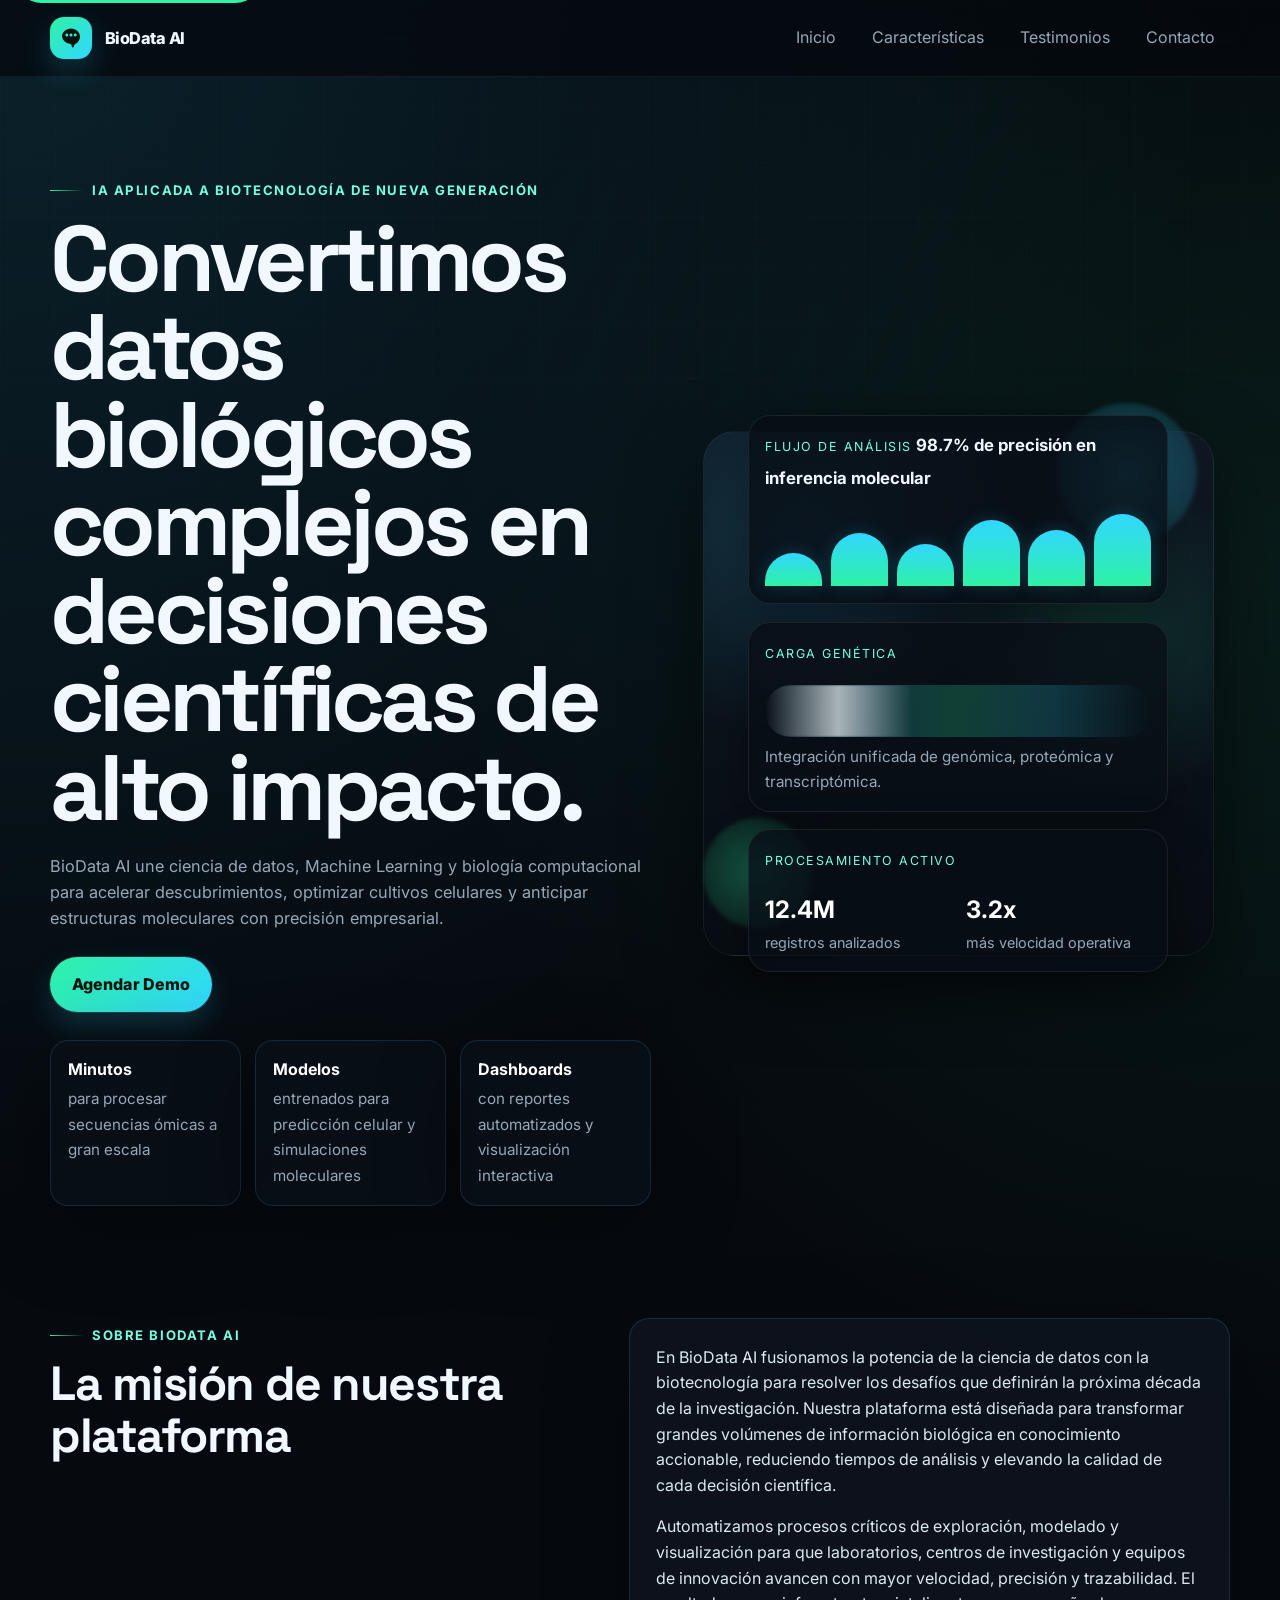
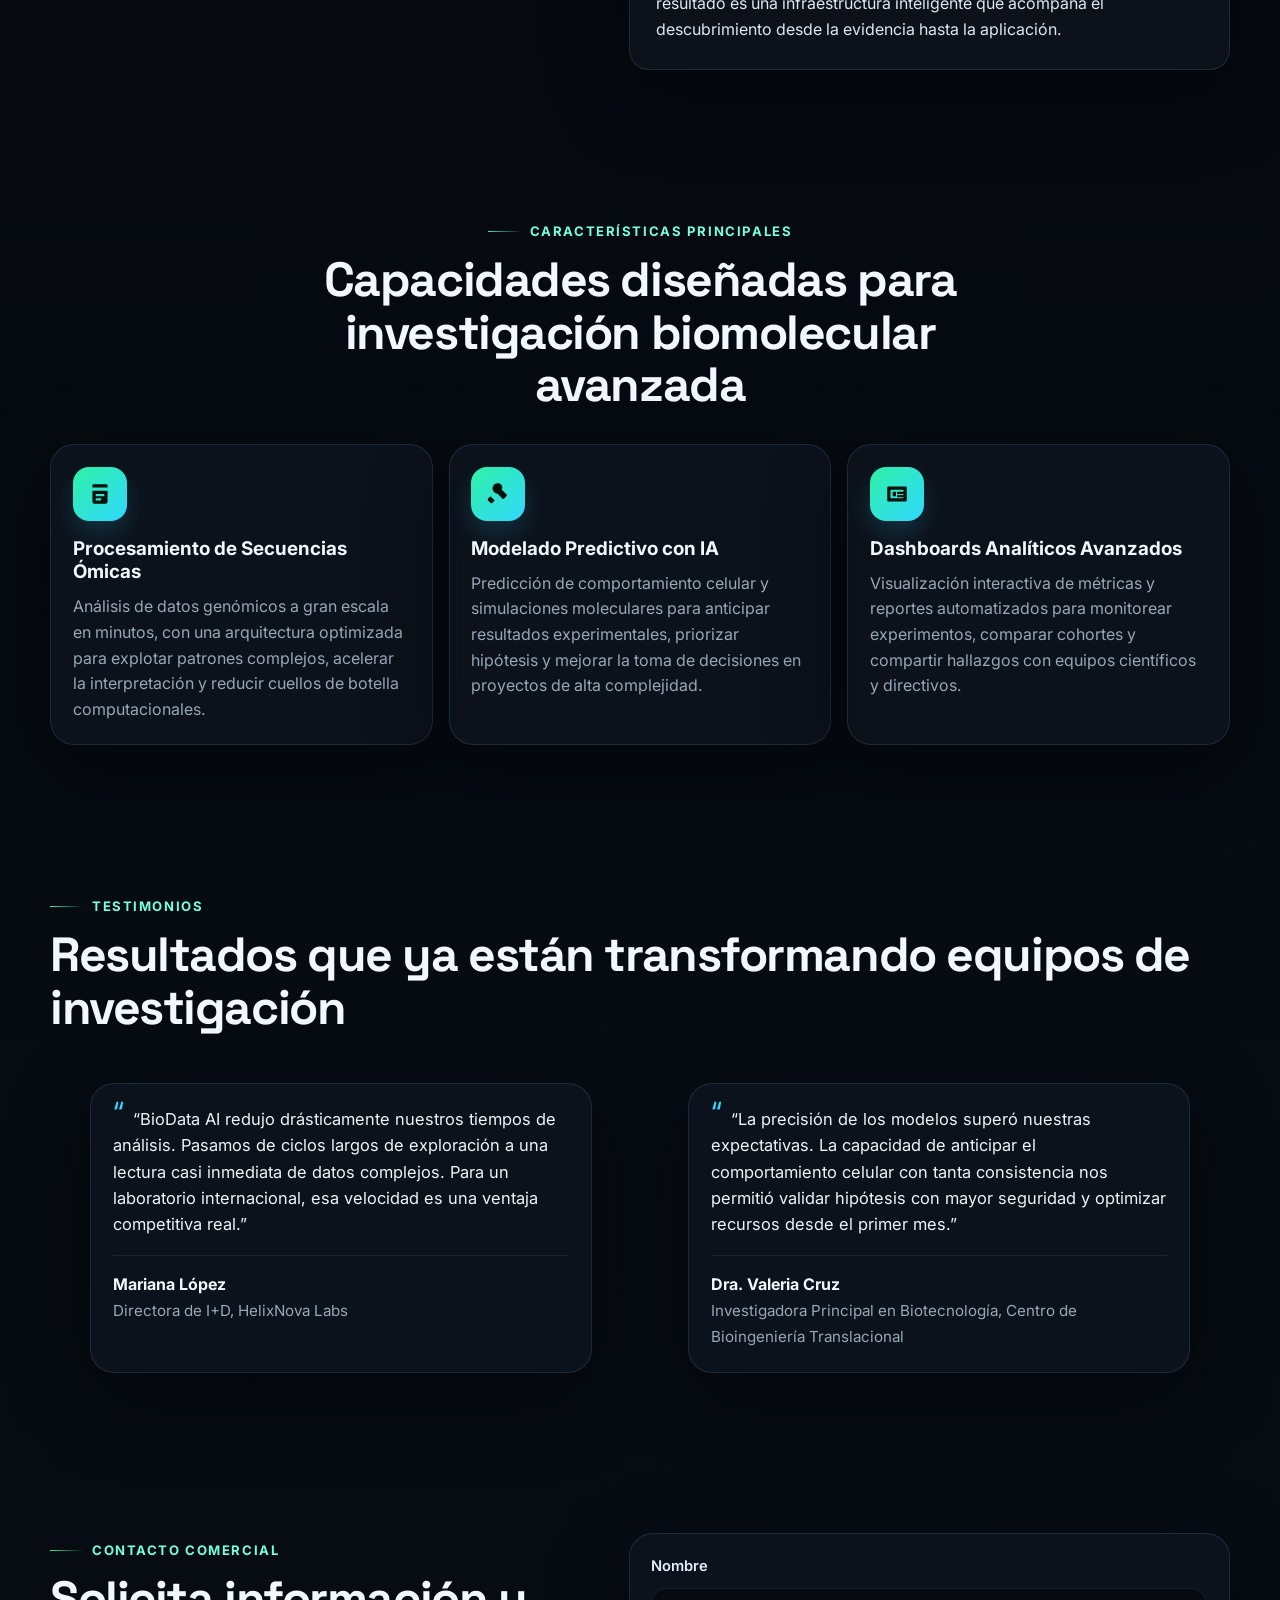
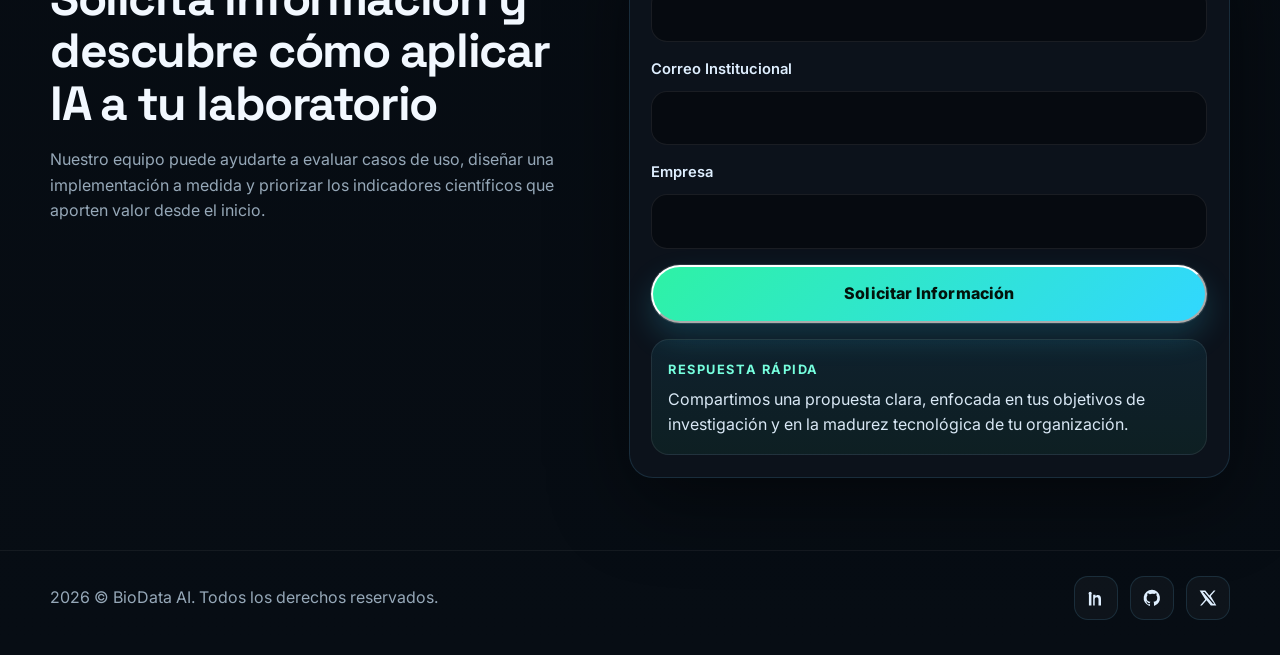
<file: agente-2/index.html>
<!DOCTYPE html>
<html lang="es">
  <head>
    <meta charset="UTF-8" />
    <meta name="viewport" content="width=device-width, initial-scale=1.0" />
    <title>BioData AI | Inteligencia Artificial para Biotecnología</title>
    <meta
      name="description"
      content="BioData AI acelera la investigación biotecnológica con IA y Machine Learning para analizar datos masivos, optimizar cultivos celulares y predecir estructuras moleculares."
    />
    <link rel="preconnect" href="https://fonts.googleapis.com" />
    <link rel="preconnect" href="https://fonts.gstatic.com" crossorigin />
    <link
      href="https://fonts.googleapis.com/css2?family=Inter:wght@400;500;600;700;800&family=Space+Grotesk:wght@500;700&display=swap"
      rel="stylesheet"
    />
    <link rel="stylesheet" href="styles.css" />
  </head>
  <body>
    <a class="skip-link" href="#inicio">Saltar al contenido principal</a>

    <header class="site-header">
      <div class="container header__inner">
        <a class="brand" href="#inicio" aria-label="BioData AI, ir al inicio">
          <span class="brand__mark" aria-hidden="true">
            <svg viewBox="0 0 24 24" role="img" aria-hidden="true">
              <path
                d="M12 2.5c4.97 0 9 3.69 9 8.25 0 3.1-1.93 5.81-4.78 7.2-.45.22-.79.62-.92 1.1l-.48 1.75a1 1 0 0 1-1.92 0l-.55-2.03c-.1-.37-.36-.67-.7-.84A9.9 9.9 0 0 1 3 10.75C3 6.19 7.03 2.5 12 2.5Zm-4.2 8.1c.85 0 1.54-.69 1.54-1.54 0-.84-.69-1.53-1.54-1.53-.84 0-1.53.69-1.53 1.53 0 .85.69 1.54 1.53 1.54Zm4.2 0c.85 0 1.54-.69 1.54-1.54 0-.84-.69-1.53-1.54-1.53-.84 0-1.53.69-1.53 1.53 0 .85.69 1.54 1.53 1.54Zm4.2 0c.85 0 1.54-.69 1.54-1.54 0-.84-.69-1.53-1.54-1.53-.84 0-1.53.69-1.53 1.53 0 .85.69 1.54 1.53 1.54Z"
                fill="currentColor"
              />
            </svg>
          </span>
          <span class="brand__text">BioData AI</span>
        </a>

        <button
          class="menu-toggle"
          aria-label="Abrir menú de navegación"
          aria-expanded="false"
          aria-controls="site-nav"
          type="button"
        >
          <span></span>
          <span></span>
          <span></span>
        </button>

        <nav class="site-nav" id="site-nav" aria-label="Navegación principal">
          <ul>
            <li><a href="#inicio">Inicio</a></li>
            <li><a href="#caracteristicas">Características</a></li>
            <li><a href="#testimonios">Testimonios</a></li>
            <li><a href="#contacto">Contacto</a></li>
          </ul>
        </nav>
      </div>
    </header>

    <main>
      <!-- 1. HERO SECTION -->
      <section id="inicio" class="hero">
        <div class="container hero__grid">
          <div class="hero__content">
            <span class="eyebrow">IA aplicada a biotecnología de nueva generación</span>
            <h1>
              Convertimos datos biológicos complejos en decisiones científicas
              de alto impacto.
            </h1>
            <p class="hero__lead">
              BioData AI une ciencia de datos, Machine Learning y biología
              computacional para acelerar descubrimientos, optimizar cultivos
              celulares y anticipar estructuras moleculares con precisión
              empresarial.
            </p>

            <div class="hero__actions">
              <a class="btn btn--primary" href="#contacto">Agendar Demo</a>
            </div>

            <ul class="hero__stats" aria-label="Indicadores clave">
              <li>
                <strong>Minutos</strong>
                <span>para procesar secuencias ómicas a gran escala</span>
              </li>
              <li>
                <strong>Modelos</strong>
                <span>entrenados para predicción celular y simulaciones moleculares</span>
              </li>
              <li>
                <strong>Dashboards</strong>
                <span>con reportes automatizados y visualización interactiva</span>
              </li>
            </ul>
          </div>

          <aside class="hero__visual" aria-label="Panel visual de analítica biomolecular">
            <div class="orb orb--one" aria-hidden="true"></div>
            <div class="orb orb--two" aria-hidden="true"></div>

            <div class="dashboard-card dashboard-card--top">
              <span class="dashboard-card__label">Flujo de análisis</span>
              <strong>98.7% de precisión en inferencia molecular</strong>
              <div class="mini-bars" aria-hidden="true">
                <span style="height: 42%"></span>
                <span style="height: 68%"></span>
                <span style="height: 54%"></span>
                <span style="height: 84%"></span>
                <span style="height: 71%"></span>
                <span style="height: 92%"></span>
              </div>
            </div>

            <div class="dashboard-card dashboard-card--middle">
              <span class="dashboard-card__label">Carga genética</span>
              <div class="pulse-line" aria-hidden="true"></div>
              <p>Integración unificada de genómica, proteómica y transcriptómica.</p>
            </div>

            <div class="dashboard-card dashboard-card--bottom">
              <span class="dashboard-card__label">Procesamiento activo</span>
              <div class="metric-row">
                <div>
                  <strong>12.4M</strong>
                  <span>registros analizados</span>
                </div>
                <div>
                  <strong>3.2x</strong>
                  <span>más velocidad operativa</span>
                </div>
              </div>
            </div>
          </aside>
        </div>
      </section>

      <!-- 2. DESCRIPCIÓN / SOBRE NOSOTROS -->
      <section id="nosotros" class="about">
        <div class="container about__grid">
          <div class="section-heading">
            <span class="eyebrow">Sobre BioData AI</span>
            <h2>La misión de nuestra plataforma</h2>
          </div>

          <div class="about__content">
            <p>
              En BioData AI fusionamos la potencia de la ciencia de datos con
              la biotecnología para resolver los desafíos que definirán la
              próxima década de la investigación. Nuestra plataforma está
              diseñada para transformar grandes volúmenes de información
              biológica en conocimiento accionable, reduciendo tiempos de
              análisis y elevando la calidad de cada decisión científica.
            </p>
            <p>
              Automatizamos procesos críticos de exploración, modelado y
              visualización para que laboratorios, centros de investigación y
              equipos de innovación avancen con mayor velocidad, precisión y
              trazabilidad. El resultado es una infraestructura inteligente que
              acompaña el descubrimiento desde la evidencia hasta la aplicación.
            </p>
          </div>
        </div>
      </section>

      <!-- 3. SERVICIOS / CARACTERÍSTICAS PRINCIPALES -->
      <section id="caracteristicas" class="features">
        <div class="container">
          <div class="section-heading section-heading--center">
            <span class="eyebrow">Características principales</span>
            <h2>Capacidades diseñadas para investigación biomolecular avanzada</h2>
          </div>

          <div class="features__grid">
            <article class="feature-card">
              <div class="feature-card__icon" aria-hidden="true">
                <svg viewBox="0 0 24 24">
                  <path
                    d="M6 3h12a1 1 0 0 1 1 1v2H5V4a1 1 0 0 1 1-1Zm-1 6h14v10a2 2 0 0 1-2 2H7a2 2 0 0 1-2-2V9Zm3 3v2h8v-2H8Zm0 4v2h5v-2H8Z"
                    fill="currentColor"
                  />
                </svg>
              </div>
              <h3>Procesamiento de Secuencias Ómicas</h3>
              <p>
                Análisis de datos genómicos a gran escala en minutos, con una
                arquitectura optimizada para explotar patrones complejos,
                acelerar la interpretación y reducir cuellos de botella
                computacionales.
              </p>
            </article>

            <article class="feature-card">
              <div class="feature-card__icon" aria-hidden="true">
                <svg viewBox="0 0 24 24">
                  <path
                    d="M12 2a4 4 0 0 1 4 4c0 .74-.2 1.43-.55 2.02l4.53 4.53a1 1 0 0 1 0 1.4l-2.4 2.4a1 1 0 0 1-1.4 0l-4.53-4.53A4 4 0 1 1 12 2Zm-7 12 4 4-2 2a1.5 1.5 0 0 1-2.12 0l-1.88-1.88a1.5 1.5 0 0 1 0-2.12L5 14Z"
                    fill="currentColor"
                  />
                </svg>
              </div>
              <h3>Modelado Predictivo con IA</h3>
              <p>
                Predicción de comportamiento celular y simulaciones moleculares
                para anticipar resultados experimentales, priorizar hipótesis y
                mejorar la toma de decisiones en proyectos de alta complejidad.
              </p>
            </article>

            <article class="feature-card">
              <div class="feature-card__icon" aria-hidden="true">
                <svg viewBox="0 0 24 24">
                  <path
                    d="M4 5h16a1 1 0 0 1 1 1v12a1 1 0 0 1-1 1H4a1 1 0 0 1-1-1V6a1 1 0 0 1 1-1Zm2 3v8h12V8H6Zm2 2h3v4H8v-4Zm4 0h6v2h-6v-2Zm0 3h6v2h-6v-2Z"
                    fill="currentColor"
                  />
                </svg>
              </div>
              <h3>Dashboards Analíticos Avanzados</h3>
              <p>
                Visualización interactiva de métricas y reportes automatizados
                para monitorear experimentos, comparar cohortes y compartir
                hallazgos con equipos científicos y directivos.
              </p>
            </article>
          </div>
        </div>
      </section>

      <!-- 4. TESTIMONIOS -->
      <section id="testimonios" class="testimonials">
        <div class="container">
          <div class="section-heading">
            <span class="eyebrow">Testimonios</span>
            <h2>Resultados que ya están transformando equipos de investigación</h2>
          </div>

          <div class="testimonials__grid">
            <figure class="testimonial-card">
              <blockquote>
                “BioData AI redujo drásticamente nuestros tiempos de análisis.
                Pasamos de ciclos largos de exploración a una lectura casi
                inmediata de datos complejos. Para un laboratorio internacional,
                esa velocidad es una ventaja competitiva real.”
              </blockquote>
              <figcaption>
                <strong>Mariana López</strong>
                <span>Directora de I+D, HelixNova Labs</span>
              </figcaption>
            </figure>

            <figure class="testimonial-card">
              <blockquote>
                “La precisión de los modelos superó nuestras expectativas. La
                capacidad de anticipar el comportamiento celular con tanta
                consistencia nos permitió validar hipótesis con mayor seguridad
                y optimizar recursos desde el primer mes.”
              </blockquote>
              <figcaption>
                <strong>Dra. Valeria Cruz</strong>
                <span>Investigadora Principal en Biotecnología, Centro de Bioingeniería Translacional</span>
              </figcaption>
            </figure>
          </div>
        </div>
      </section>

      <!-- 5. FORMULARIO DE CONTACTO -->
      <section id="contacto" class="contact">
        <div class="container contact__grid">
          <div class="section-heading">
            <span class="eyebrow">Contacto comercial</span>
            <h2>Solicita información y descubre cómo aplicar IA a tu laboratorio</h2>
            <p class="contact__copy">
              Nuestro equipo puede ayudarte a evaluar casos de uso, diseñar una
              implementación a medida y priorizar los indicadores científicos
              que aporten valor desde el inicio.
            </p>
          </div>

          <div class="contact__panel">
            <form class="contact-form" id="lead-form" action="#" method="post">
              <div class="field">
                <label for="nombre">Nombre</label>
                <input id="nombre" name="nombre" type="text" autocomplete="name" />
              </div>

              <div class="field">
                <label for="correo">Correo Institucional</label>
                <input
                  id="correo"
                  name="correo"
                  type="email"
                  autocomplete="email"
                />
              </div>

              <div class="field">
                <label for="empresa">Empresa</label>
                <input
                  id="empresa"
                  name="empresa"
                  type="text"
                  autocomplete="organization"
                />
              </div>

              <button class="btn btn--primary btn--full" type="submit">
                Solicitar Información
              </button>
            </form>

            <div class="contact__note">
              <span class="contact__note-label">Respuesta rápida</span>
              <p>
                Compartimos una propuesta clara, enfocada en tus objetivos de
                investigación y en la madurez tecnológica de tu organización.
              </p>
            </div>
          </div>
        </div>
      </section>
    </main>

    <!-- 6. FOOTER -->
    <footer class="site-footer">
      <div class="container footer__inner">
        <p>
          <span id="year"></span> © BioData AI. Todos los derechos reservados.
        </p>

        <div class="social-links" aria-label="Redes sociales profesionales">
          <a
            href="https://www.linkedin.com"
            target="_blank"
            rel="noreferrer"
            aria-label="LinkedIn"
          >
            <svg viewBox="0 0 24 24" aria-hidden="true">
              <path
                d="M6.94 6.5A1.94 1.94 0 1 1 3.06 6.5a1.94 1.94 0 0 1 3.88 0ZM3.5 21V8.1h3V21h-3Zm5.1 0V8.1h2.87v1.76h.04c.4-.76 1.38-1.57 2.84-1.57C16.8 8.29 18 10.08 18 12.95V21h-3v-6.36c0-1.52-.03-3.47-2.11-3.47-2.12 0-2.45 1.66-2.45 3.36V21H8.6Z"
                fill="currentColor"
              />
            </svg>
          </a>
          <a
            href="https://github.com"
            target="_blank"
            rel="noreferrer"
            aria-label="GitHub"
          >
            <svg viewBox="0 0 24 24" aria-hidden="true">
              <path
                d="M12 2a10 10 0 0 0-3.16 19.49c.5.1.68-.22.68-.48v-1.68c-2.78.6-3.37-1.18-3.37-1.18-.45-1.15-1.1-1.46-1.1-1.46-.9-.62.07-.61.07-.61.99.07 1.51 1.02 1.51 1.02.88 1.5 2.31 1.07 2.87.82.09-.64.34-1.07.61-1.31-2.22-.25-4.56-1.1-4.56-4.9 0-1.08.39-1.97 1.02-2.67-.1-.25-.44-1.27.09-2.64 0 0 .83-.26 2.7 1.02A9.4 9.4 0 0 1 12 6.96c.84 0 1.69.11 2.48.33 1.87-1.28 2.7-1.02 2.7-1.02.53 1.37.19 2.39.09 2.64.63.7 1.02 1.59 1.02 2.67 0 3.81-2.35 4.65-4.59 4.9.35.3.67.88.67 1.77v2.63c0 .26.18.58.69.48A10 10 0 0 0 12 2Z"
                fill="currentColor"
              />
            </svg>
          </a>
          <a
            href="https://twitter.com"
            target="_blank"
            rel="noreferrer"
            aria-label="Twitter"
          >
            <svg viewBox="0 0 24 24" aria-hidden="true">
              <path
                d="M18.9 3H21l-5.76 6.59L22 21h-6.63l-5.17-6.41L4.58 21H2.5l6.24-7.14L2 3h6.77l4.78 5.95L18.9 3Zm-1.16 16h1.84L7.79 4.91H5.83L17.74 19Z"
                fill="currentColor"
              />
            </svg>
          </a>
        </div>
      </div>
    </footer>

    <script src="script.js"></script>
  </body>
</html>
</file>
<file: agente-1/styles.css>
/* ============================================
   BioData AI — Landing Page Styles
   Mobile-first · Dark scientific aesthetic
   ============================================ */

/* --- CSS Custom Properties --- */
:root {
  --color-bg-primary: #0a0e14;
  --color-bg-secondary: #111820;
  --color-bg-tertiary: #1a2332;
  --color-bg-card: #141c28;
  --color-bg-card-hover: #1a2535;

  --color-text-primary: #f0f4f8;
  --color-text-secondary: #94a3b8;
  --color-text-muted: #64748b;

  --color-accent-green: #00e676;
  --color-accent-green-dim: #00c853;
  --color-accent-cyan: #00e5ff;
  --color-accent-cyan-dim: #00b8d4;

  --color-border: rgba(148, 163, 184, 0.12);
  --color-border-accent: rgba(0, 230, 118, 0.25);

  --font-sans: 'Inter', system-ui, -apple-system, sans-serif;
  --font-mono: 'JetBrains Mono', 'Fira Code', monospace;

  --radius-sm: 6px;
  --radius-md: 12px;
  --radius-lg: 20px;
  --radius-full: 9999px;

  --shadow-sm: 0 2px 8px rgba(0, 0, 0, 0.3);
  --shadow-md: 0 8px 32px rgba(0, 0, 0, 0.4);
  --shadow-glow-green: 0 0 40px rgba(0, 230, 118, 0.15);
  --shadow-glow-cyan: 0 0 40px rgba(0, 229, 255, 0.12);

  --header-height: 64px;
  --container-max: 1200px;
  --section-padding: 4rem 1.25rem;

  --transition: 0.25s ease;
}

/* --- Reset & Base --- */
*,
*::before,
*::after {
  box-sizing: border-box;
  margin: 0;
  padding: 0;
}

html {
  scroll-behavior: smooth;
  scroll-padding-top: var(--header-height);
}

body {
  font-family: var(--font-sans);
  font-size: 1rem;
  line-height: 1.6;
  color: var(--color-text-primary);
  background-color: var(--color-bg-primary);
  -webkit-font-smoothing: antialiased;
  overflow-x: hidden;
}

img,
svg {
  display: block;
  max-width: 100%;
}

a {
  color: inherit;
  text-decoration: none;
}

ul {
  list-style: none;
}

button,
input {
  font-family: inherit;
  font-size: inherit;
}

/* --- Utility --- */
.text-gradient {
  background: linear-gradient(135deg, var(--color-accent-green) 0%, var(--color-accent-cyan) 100%);
  -webkit-background-clip: text;
  -webkit-text-fill-color: transparent;
  background-clip: text;
}

.section-label {
  display: inline-block;
  font-size: 0.75rem;
  font-weight: 600;
  letter-spacing: 0.12em;
  text-transform: uppercase;
  color: var(--color-accent-green);
  margin-bottom: 0.75rem;
}

.section-title {
  font-size: clamp(1.75rem, 4vw, 2.5rem);
  font-weight: 700;
  line-height: 1.2;
  color: var(--color-text-primary);
  margin-bottom: 1rem;
}

/* --- Buttons --- */
.btn {
  display: inline-flex;
  align-items: center;
  justify-content: center;
  gap: 0.5rem;
  padding: 0.875rem 1.75rem;
  font-size: 0.9375rem;
  font-weight: 600;
  border-radius: var(--radius-full);
  border: none;
  cursor: pointer;
  transition: transform var(--transition), box-shadow var(--transition), background var(--transition);
}

.btn--primary {
  background: linear-gradient(135deg, var(--color-accent-green) 0%, var(--color-accent-cyan) 100%);
  color: var(--color-bg-primary);
  box-shadow: var(--shadow-glow-green);
}

.btn--primary:hover {
  transform: translateY(-2px);
  box-shadow: 0 0 50px rgba(0, 230, 118, 0.35);
}

.btn--secondary {
  background: transparent;
  color: var(--color-text-primary);
  border: 1px solid var(--color-border);
}

.btn--secondary:hover {
  border-color: var(--color-accent-cyan);
  color: var(--color-accent-cyan);
  background: rgba(0, 229, 255, 0.05);
}

.btn--full {
  width: 100%;
}

/* ============================================
   1. HEADER
   ============================================ */
.header {
  position: fixed;
  top: 0;
  left: 0;
  right: 0;
  z-index: 1000;
  height: var(--header-height);
  background: rgba(10, 14, 20, 0.85);
  backdrop-filter: blur(16px);
  -webkit-backdrop-filter: blur(16px);
  border-bottom: 1px solid var(--color-border);
}

.header__container {
  display: flex;
  align-items: center;
  justify-content: space-between;
  max-width: var(--container-max);
  height: 100%;
  margin: 0 auto;
  padding: 0 1.25rem;
}

.header__logo {
  display: flex;
  align-items: center;
  gap: 0.625rem;
  font-size: 1.125rem;
  font-weight: 700;
  z-index: 1001;
}

.header__logo-icon {
  width: 32px;
  height: 32px;
  color: var(--color-accent-green);
}

.header__logo-accent {
  color: var(--color-accent-cyan);
}

.header__toggle {
  display: flex;
  flex-direction: column;
  justify-content: center;
  gap: 5px;
  width: 40px;
  height: 40px;
  background: none;
  border: none;
  cursor: pointer;
  z-index: 1001;
}

.header__toggle-bar {
  display: block;
  width: 22px;
  height: 2px;
  background: var(--color-text-primary);
  border-radius: 2px;
  transition: transform var(--transition), opacity var(--transition);
  margin: 0 auto;
}

.header__toggle[aria-expanded="true"] .header__toggle-bar:nth-child(1) {
  transform: translateY(7px) rotate(45deg);
}

.header__toggle[aria-expanded="true"] .header__toggle-bar:nth-child(2) {
  opacity: 0;
}

.header__toggle[aria-expanded="true"] .header__toggle-bar:nth-child(3) {
  transform: translateY(-7px) rotate(-45deg);
}

.header__nav {
  position: fixed;
  inset: 0;
  top: var(--header-height);
  background: rgba(10, 14, 20, 0.97);
  backdrop-filter: blur(20px);
  transform: translateX(100%);
  transition: transform 0.35s ease;
  padding: 2rem 1.25rem;
}

.header__nav.is-open {
  transform: translateX(0);
}

.header__nav-list {
  display: flex;
  flex-direction: column;
  gap: 0.5rem;
}

.header__nav-link {
  display: block;
  padding: 0.875rem 1rem;
  font-size: 1.125rem;
  font-weight: 500;
  color: var(--color-text-secondary);
  border-radius: var(--radius-md);
  transition: color var(--transition), background var(--transition);
}

.header__nav-link:hover,
.header__nav-link:focus-visible {
  color: var(--color-text-primary);
  background: var(--color-bg-tertiary);
}

.header__nav-link--cta {
  color: var(--color-accent-green);
  border: 1px solid var(--color-border-accent);
}

.header__nav-link--cta:hover {
  background: rgba(0, 230, 118, 0.08);
  color: var(--color-accent-green);
}

/* ============================================
   2. HERO
   ============================================ */
.hero {
  position: relative;
  min-height: 100vh;
  min-height: 100dvh;
  display: flex;
  align-items: center;
  padding: calc(var(--header-height) + 3rem) 1.25rem 4rem;
  overflow: hidden;
}

.hero__bg {
  position: absolute;
  inset: 0;
  pointer-events: none;
}

.hero__grid {
  position: absolute;
  inset: 0;
  background-image:
    linear-gradient(rgba(0, 230, 118, 0.03) 1px, transparent 1px),
    linear-gradient(90deg, rgba(0, 230, 118, 0.03) 1px, transparent 1px);
  background-size: 60px 60px;
  mask-image: radial-gradient(ellipse 80% 60% at 50% 40%, black 20%, transparent 70%);
}

.hero__glow {
  position: absolute;
  border-radius: 50%;
  filter: blur(100px);
}

.hero__glow--green {
  width: 400px;
  height: 400px;
  top: 10%;
  left: -10%;
  background: rgba(0, 230, 118, 0.12);
}

.hero__glow--cyan {
  width: 350px;
  height: 350px;
  bottom: 10%;
  right: -10%;
  background: rgba(0, 229, 255, 0.1);
}

.hero__container {
  position: relative;
  max-width: var(--container-max);
  margin: 0 auto;
  width: 100%;
}

.hero__badge {
  display: inline-flex;
  align-items: center;
  gap: 0.5rem;
  padding: 0.5rem 1rem;
  font-size: 0.8125rem;
  font-weight: 500;
  color: var(--color-text-secondary);
  background: var(--color-bg-tertiary);
  border: 1px solid var(--color-border);
  border-radius: var(--radius-full);
  margin-bottom: 1.5rem;
}

.hero__badge-dot {
  width: 8px;
  height: 8px;
  background: var(--color-accent-green);
  border-radius: 50%;
  animation: pulse 2s ease-in-out infinite;
}

@keyframes pulse {
  0%, 100% { opacity: 1; box-shadow: 0 0 0 0 rgba(0, 230, 118, 0.4); }
  50% { opacity: 0.8; box-shadow: 0 0 0 6px rgba(0, 230, 118, 0); }
}

.hero__title {
  font-size: clamp(2rem, 6vw, 3.5rem);
  font-weight: 700;
  line-height: 1.1;
  margin-bottom: 1.25rem;
  max-width: 18ch;
}

.hero__subtitle {
  font-size: clamp(1rem, 2.5vw, 1.1875rem);
  color: var(--color-text-secondary);
  max-width: 52ch;
  margin-bottom: 2rem;
}

.hero__actions {
  display: flex;
  flex-direction: column;
  gap: 0.75rem;
  margin-bottom: 3rem;
}

.hero__stats {
  display: grid;
  grid-template-columns: 1fr;
  gap: 1.25rem;
  padding-top: 2rem;
  border-top: 1px solid var(--color-border);
}

.hero__stat-value {
  display: block;
  font-size: 1.75rem;
  font-weight: 700;
  font-family: var(--font-mono);
  color: var(--color-accent-cyan);
  line-height: 1.2;
}

.hero__stat-label {
  font-size: 0.8125rem;
  color: var(--color-text-muted);
}

/* ============================================
   3. ABOUT
   ============================================ */
.about {
  padding: var(--section-padding);
  background: var(--color-bg-secondary);
}

.about__container {
  max-width: var(--container-max);
  margin: 0 auto;
  display: flex;
  flex-direction: column;
  gap: 3rem;
}

.about__text {
  color: var(--color-text-secondary);
  margin-bottom: 1rem;
}

.about__highlights {
  display: flex;
  flex-direction: column;
  gap: 0.75rem;
  margin-top: 1.5rem;
}

.about__highlight {
  display: flex;
  align-items: center;
  gap: 0.75rem;
  font-size: 0.9375rem;
  color: var(--color-text-primary);
}

.about__highlight-icon {
  color: var(--color-accent-green);
  font-size: 0.75rem;
}

.about__card {
  background: var(--color-bg-card);
  border: 1px solid var(--color-border);
  border-radius: var(--radius-lg);
  overflow: hidden;
  box-shadow: var(--shadow-md);
}

.about__card-header {
  display: flex;
  gap: 6px;
  padding: 0.875rem 1rem;
  background: var(--color-bg-tertiary);
  border-bottom: 1px solid var(--color-border);
}

.about__card-dot {
  width: 10px;
  height: 10px;
  border-radius: 50%;
}

.about__card-dot--green { background: var(--color-accent-green); }
.about__card-dot--cyan { background: var(--color-accent-cyan); }
.about__card-dot--white { background: var(--color-text-muted); }

.about__card-body {
  padding: 1.5rem;
  overflow-x: auto;
}

.about__code {
  font-family: var(--font-mono);
  font-size: 0.8125rem;
  line-height: 1.8;
  display: block;
  white-space: pre;
}

.about__code-keyword { color: var(--color-accent-cyan); }
.about__code-fn { color: var(--color-accent-green); }
.about__code-str { color: #fbbf24; }
.about__code-line--success { color: var(--color-accent-green); }

/* ============================================
   4. FEATURES
   ============================================ */
.features {
  padding: var(--section-padding);
}

.features__container {
  max-width: var(--container-max);
  margin: 0 auto;
}

.features__header {
  text-align: center;
  margin-bottom: 3rem;
}

.features__intro {
  color: var(--color-text-secondary);
  max-width: 50ch;
  margin: 0 auto;
}

.features__grid {
  display: grid;
  grid-template-columns: 1fr;
  gap: 1.5rem;
}

.feature-card {
  background: var(--color-bg-card);
  border: 1px solid var(--color-border);
  border-radius: var(--radius-lg);
  padding: 2rem;
  transition: transform var(--transition), border-color var(--transition), box-shadow var(--transition);
}

.feature-card:hover {
  transform: translateY(-4px);
  border-color: var(--color-border-accent);
  box-shadow: var(--shadow-glow-green);
}

.feature-card--highlight {
  border-color: rgba(0, 229, 255, 0.2);
  background: linear-gradient(160deg, var(--color-bg-card) 0%, rgba(0, 229, 255, 0.04) 100%);
}

.feature-card--highlight:hover {
  box-shadow: var(--shadow-glow-cyan);
  border-color: rgba(0, 229, 255, 0.35);
}

.feature-card__icon {
  width: 48px;
  height: 48px;
  color: var(--color-accent-green);
  margin-bottom: 1.25rem;
}

.feature-card--highlight .feature-card__icon {
  color: var(--color-accent-cyan);
}

.feature-card__title {
  font-size: 1.25rem;
  font-weight: 600;
  margin-bottom: 0.75rem;
}

.feature-card__desc {
  font-size: 0.9375rem;
  color: var(--color-text-secondary);
  margin-bottom: 1.25rem;
}

.feature-card__tag {
  display: inline-block;
  font-size: 0.75rem;
  font-weight: 500;
  color: var(--color-accent-green);
  padding: 0.375rem 0.75rem;
  background: rgba(0, 230, 118, 0.08);
  border-radius: var(--radius-full);
}

/* ============================================
   5. TESTIMONIALS
   ============================================ */
.testimonials {
  padding: var(--section-padding);
  background: var(--color-bg-secondary);
}

.testimonials__container {
  max-width: var(--container-max);
  margin: 0 auto;
}

.testimonials__header {
  text-align: center;
  margin-bottom: 3rem;
}

.testimonials__grid {
  display: grid;
  grid-template-columns: 1fr;
  gap: 1.5rem;
}

.testimonial-card {
  position: relative;
  background: var(--color-bg-card);
  border: 1px solid var(--color-border);
  border-radius: var(--radius-lg);
  padding: 2rem;
}

.testimonial-card__quote {
  position: absolute;
  top: 1rem;
  right: 1.5rem;
  font-size: 4rem;
  line-height: 1;
  font-family: Georgia, serif;
  color: var(--color-accent-green);
  opacity: 0.2;
}

.testimonial-card__text {
  font-size: 1rem;
  color: var(--color-text-secondary);
  font-style: italic;
  margin-bottom: 1.5rem;
  position: relative;
  z-index: 1;
}

.testimonial-card__author {
  display: flex;
  align-items: center;
  gap: 1rem;
}

.testimonial-card__avatar {
  width: 48px;
  height: 48px;
  display: flex;
  align-items: center;
  justify-content: center;
  font-size: 0.875rem;
  font-weight: 700;
  color: var(--color-bg-primary);
  background: linear-gradient(135deg, var(--color-accent-green), var(--color-accent-green-dim));
  border-radius: 50%;
  flex-shrink: 0;
}

.testimonial-card__avatar--cyan {
  background: linear-gradient(135deg, var(--color-accent-cyan), var(--color-accent-cyan-dim));
}

.testimonial-card__name {
  display: block;
  font-size: 0.9375rem;
  font-weight: 600;
  font-style: normal;
  color: var(--color-text-primary);
}

.testimonial-card__role {
  font-size: 0.8125rem;
  color: var(--color-text-muted);
}

.testimonial-card__stars {
  margin-top: 1rem;
  color: var(--color-accent-green);
  font-size: 0.875rem;
  letter-spacing: 2px;
}

/* ============================================
   6. CONTACT
   ============================================ */
.contact {
  padding: var(--section-padding);
}

.contact__container {
  max-width: var(--container-max);
  margin: 0 auto;
  display: flex;
  flex-direction: column;
  gap: 3rem;
}

.contact__desc {
  color: var(--color-text-secondary);
  margin-bottom: 1.5rem;
}

.contact__details {
  display: flex;
  flex-direction: column;
  gap: 0.75rem;
}

.contact__detail {
  display: flex;
  align-items: center;
  gap: 0.75rem;
  font-size: 0.9375rem;
  color: var(--color-text-secondary);
}

.contact__detail-icon {
  color: var(--color-accent-cyan);
}

.contact__form {
  background: var(--color-bg-card);
  border: 1px solid var(--color-border);
  border-radius: var(--radius-lg);
  padding: 2rem;
  box-shadow: var(--shadow-md);
}

.form-group {
  margin-bottom: 1.25rem;
}

.form-label {
  display: block;
  font-size: 0.875rem;
  font-weight: 500;
  color: var(--color-text-primary);
  margin-bottom: 0.5rem;
}

.form-input {
  width: 100%;
  padding: 0.875rem 1rem;
  font-size: 1rem;
  color: var(--color-text-primary);
  background: var(--color-bg-tertiary);
  border: 1px solid var(--color-border);
  border-radius: var(--radius-md);
  transition: border-color var(--transition), box-shadow var(--transition);
}

.form-input::placeholder {
  color: var(--color-text-muted);
}

.form-input:focus {
  outline: none;
  border-color: var(--color-accent-cyan);
  box-shadow: 0 0 0 3px rgba(0, 229, 255, 0.12);
}

/* ============================================
   7. FOOTER
   ============================================ */
.footer {
  background: var(--color-bg-secondary);
  border-top: 1px solid var(--color-border);
  padding: 3rem 1.25rem 1.5rem;
}

.footer__container {
  max-width: var(--container-max);
  margin: 0 auto;
  display: flex;
  flex-direction: column;
  gap: 2rem;
  padding-bottom: 2rem;
  border-bottom: 1px solid var(--color-border);
}

.footer__logo {
  font-size: 1.25rem;
  font-weight: 700;
}

.footer__logo-accent {
  color: var(--color-accent-cyan);
}

.footer__tagline {
  font-size: 0.875rem;
  color: var(--color-text-muted);
  margin-top: 0.5rem;
}

.footer__nav-list {
  display: flex;
  flex-wrap: wrap;
  gap: 1rem 1.5rem;
}

.footer__nav-link {
  font-size: 0.875rem;
  color: var(--color-text-secondary);
  transition: color var(--transition);
}

.footer__nav-link:hover {
  color: var(--color-accent-green);
}

.footer__social-label {
  display: block;
  font-size: 0.75rem;
  font-weight: 600;
  text-transform: uppercase;
  letter-spacing: 0.1em;
  color: var(--color-text-muted);
  margin-bottom: 0.75rem;
}

.footer__social-list {
  display: flex;
  gap: 0.75rem;
}

.footer__social-link {
  display: flex;
  align-items: center;
  justify-content: center;
  width: 40px;
  height: 40px;
  color: var(--color-text-secondary);
  background: var(--color-bg-tertiary);
  border: 1px solid var(--color-border);
  border-radius: var(--radius-md);
  transition: color var(--transition), border-color var(--transition), background var(--transition);
}

.footer__social-link svg {
  width: 18px;
  height: 18px;
}

.footer__social-link:hover {
  color: var(--color-accent-cyan);
  border-color: rgba(0, 229, 255, 0.3);
  background: rgba(0, 229, 255, 0.06);
}

.footer__bottom {
  max-width: var(--container-max);
  margin: 0 auto;
  padding-top: 1.5rem;
  display: flex;
  flex-direction: column;
  gap: 0.5rem;
  text-align: center;
}

.footer__copyright {
  font-size: 0.8125rem;
  color: var(--color-text-muted);
}

.footer__legal {
  font-size: 0.8125rem;
  color: var(--color-text-muted);
}

.footer__legal-link {
  color: var(--color-text-secondary);
  transition: color var(--transition);
}

.footer__legal-link:hover {
  color: var(--color-accent-green);
}

/* ============================================
   TABLET (≥ 640px)
   ============================================ */
@media (min-width: 640px) {
  :root {
    --section-padding: 5rem 2rem;
  }

  .hero__actions {
    flex-direction: row;
    flex-wrap: wrap;
  }

  .hero__stats {
    grid-template-columns: repeat(3, 1fr);
  }

  .features__grid {
    grid-template-columns: repeat(2, 1fr);
  }

  .features__grid .feature-card:last-child {
    grid-column: 1 / -1;
    max-width: 50%;
    margin: 0 auto;
  }

  .testimonials__grid {
    grid-template-columns: repeat(2, 1fr);
  }

  .footer__bottom {
    flex-direction: row;
    justify-content: space-between;
    text-align: left;
  }
}

/* ============================================
   DESKTOP (≥ 768px)
   ============================================ */
@media (min-width: 768px) {
  .header__toggle {
    display: none;
  }

  .header__nav {
    position: static;
    inset: auto;
    background: none;
    backdrop-filter: none;
    transform: none;
    padding: 0;
  }

  .header__nav-list {
    flex-direction: row;
    align-items: center;
    gap: 0.25rem;
  }

  .header__nav-link {
    font-size: 0.9375rem;
    padding: 0.5rem 1rem;
  }

  .about__container {
    flex-direction: row;
    align-items: center;
  }

  .about__content {
    flex: 1;
  }

  .about__visual {
    flex: 0 0 45%;
  }

  .contact__container {
    flex-direction: row;
    align-items: flex-start;
  }

  .contact__info {
    flex: 1;
  }

  .contact__form {
    flex: 0 0 420px;
  }

  .footer__container {
    flex-direction: row;
    justify-content: space-between;
    align-items: flex-start;
  }
}

/* ============================================
   LARGE DESKTOP (≥ 1024px)
   ============================================ */
@media (min-width: 1024px) {
  .features__grid {
    grid-template-columns: repeat(3, 1fr);
  }

  .features__grid .feature-card:last-child {
    grid-column: auto;
    max-width: none;
    margin: 0;
  }

  .hero__title {
    max-width: none;
  }
}

/* --- Focus visible for accessibility --- */
:focus-visible {
  outline: 2px solid var(--color-accent-cyan);
  outline-offset: 3px;
}

/* --- Reduced motion --- */
@media (prefers-reduced-motion: reduce) {
  html {
    scroll-behavior: auto;
  }

  *,
  *::before,
  *::after {
    animation-duration: 0.01ms !important;
    transition-duration: 0.01ms !important;
  }
}
</file>
<file: agente-2/styles.css>
:root {
    --bg: #05080d;
    --bg-elevated: rgba(10, 16, 24, 0.76);
    --surface: rgba(14, 20, 30, 0.82);
    --surface-strong: #0f1620;
    --border: rgba(104, 201, 255, 0.14);
    --border-strong: rgba(114, 245, 183, 0.22);
    --text: #f2f8ff;
    --muted: #96a8b8;
    --accent: #2ef2a5;
    --accent-2: #31d7ff;
    --accent-3: #76ffde;
    --shadow: 0 24px 80px rgba(0, 0, 0, 0.45);
    --radius: 20px;
    --container: 1180px;
  }
  
  *,
  *::before,
  *::after {
    box-sizing: border-box;
  }
  
  html {
    scroll-behavior: smooth;
    color-scheme: dark;
  }
  
  body {
    margin: 0;
    font-family: "Inter", system-ui, sans-serif;
    background:
      radial-gradient(circle at top left, rgba(49, 215, 255, 0.12), transparent 30%),
      radial-gradient(circle at right 15%, rgba(46, 242, 165, 0.08), transparent 24%),
      linear-gradient(180deg, #05080d 0%, #070d14 100%);
    color: var(--text);
    line-height: 1.6;
    overflow-x: hidden;
  }
  
  body::before {
    content: "";
    position: fixed;
    inset: 0;
    pointer-events: none;
    background-image:
      linear-gradient(rgba(255,255,255,0.03) 1px, transparent 1px),
      linear-gradient(90deg, rgba(255,255,255,0.03) 1px, transparent 1px);
    background-size: 54px 54px;
    mask-image: linear-gradient(180deg, rgba(0,0,0,0.45), rgba(0,0,0,0.12));
    z-index: -1;
  }
  
  img,
  svg {
    display: block;
    max-width: 100%;
  }
  
  a {
    color: inherit;
    text-decoration: none;
  }
  
  button,
  input {
    font: inherit;
  }
  
  .container {
    width: min(100% - 2rem, var(--container));
    margin-inline: auto;
  }
  
  .skip-link {
    position: absolute;
    left: 1rem;
    top: -3rem;
    padding: 0.8rem 1rem;
    background: var(--accent);
    color: #02110a;
    border-radius: 999px;
    z-index: 1000;
    font-weight: 700;
  }
  
  .skip-link:focus {
    top: 1rem;
  }
  
  .eyebrow {
    display: inline-flex;
    align-items: center;
    gap: 0.5rem;
    font-size: 0.82rem;
    font-weight: 700;
    letter-spacing: 0.12em;
    text-transform: uppercase;
    color: var(--accent-3);
  }
  
  .eyebrow::before {
    content: "";
    width: 34px;
    height: 1px;
    background: linear-gradient(90deg, var(--accent), transparent);
  }
  
  .section-heading h2 {
    margin: 0.75rem 0 0;
    font-family: "Space Grotesk", "Inter", sans-serif;
    font-size: clamp(1.7rem, 4vw, 3rem);
    line-height: 1.1;
    letter-spacing: -0.03em;
  }
  
  .section-heading p {
    margin: 1rem 0 0;
    color: var(--muted);
    max-width: 65ch;
  }
  
  .section-heading--center {
    text-align: center;
    margin-inline: auto;
    max-width: 760px;
  }
  
  .site-header {
    position: sticky;
    top: 0;
    z-index: 80;
    backdrop-filter: blur(18px);
    background: rgba(5, 8, 13, 0.72);
    border-bottom: 1px solid rgba(255, 255, 255, 0.06);
  }
  
  .header__inner {
    min-height: 76px;
    display: flex;
    align-items: center;
    justify-content: space-between;
    gap: 1rem;
  }
  
  .brand {
    display: inline-flex;
    align-items: center;
    gap: 0.8rem;
    font-weight: 800;
    letter-spacing: -0.03em;
  }
  
  .brand__mark {
    width: 42px;
    height: 42px;
    display: inline-grid;
    place-items: center;
    border-radius: 14px;
    color: #03130c;
    background: linear-gradient(135deg, var(--accent), var(--accent-2));
    box-shadow: 0 0 0 1px rgba(255,255,255,0.06), 0 12px 30px rgba(49, 215, 255, 0.2);
  }
  
  .brand__mark svg {
    width: 24px;
    height: 24px;
  }
  
  .brand__text {
    font-size: 1.02rem;
    white-space: nowrap;
  }
  
  .menu-toggle {
    width: 48px;
    height: 48px;
    border: 1px solid var(--border);
    background: rgba(255,255,255,0.02);
    border-radius: 14px;
    display: inline-flex;
    flex-direction: column;
    justify-content: center;
    gap: 5px;
    padding: 0 12px;
    cursor: pointer;
  }
  
  .menu-toggle span {
    width: 100%;
    height: 2px;
    background: linear-gradient(90deg, var(--accent-2), var(--accent));
    border-radius: 999px;
  }
  
  .site-nav {
    position: absolute;
    top: 76px;
    right: 1rem;
    left: 1rem;
    display: none;
    padding: 0.9rem;
    border: 1px solid var(--border);
    border-radius: 18px;
    background: rgba(10, 16, 24, 0.96);
    box-shadow: var(--shadow);
  }
  
  .site-nav.is-open {
    display: block;
  }
  
  .site-nav ul {
    list-style: none;
    display: grid;
    gap: 0.35rem;
    margin: 0;
    padding: 0;
  }
  
  .site-nav a {
    display: block;
    padding: 0.95rem 1rem;
    border-radius: 14px;
    color: var(--text);
    transition: transform 180ms ease, background 180ms ease, color 180ms ease;
  }
  
  .site-nav a:hover,
  .site-nav a:focus-visible {
    background: rgba(49, 215, 255, 0.09);
    color: white;
    transform: translateX(2px);
    outline: none;
  }
  
  .hero {
    padding: 4.5rem 0 2.5rem;
  }
  
  .hero__grid {
    display: grid;
    gap: 2rem;
    align-items: center;
  }
  
  .hero__content h1 {
    margin: 0.85rem 0 0;
    font-family: "Space Grotesk", "Inter", sans-serif;
    font-size: clamp(2.55rem, 9vw, 5.8rem);
    line-height: 0.95;
    letter-spacing: -0.05em;
    max-width: 11ch;
  }
  
  .hero__lead {
    margin: 1.35rem 0 0;
    max-width: 62ch;
    color: var(--muted);
    font-size: 1.02rem;
  }
  
  .hero__actions {
    margin-top: 1.6rem;
    display: flex;
    gap: 1rem;
    flex-wrap: wrap;
  }
  
  .btn {
    display: inline-flex;
    align-items: center;
    justify-content: center;
    min-height: 52px;
    padding: 0.9rem 1.35rem;
    border-radius: 999px;
    font-weight: 800;
    letter-spacing: 0.01em;
    transition: transform 180ms ease, box-shadow 180ms ease, background 180ms ease;
  }
  
  .btn:hover,
  .btn:focus-visible {
    transform: translateY(-1px);
    outline: none;
  }
  
  .btn--primary {
    color: #03130c;
    background: linear-gradient(135deg, var(--accent), var(--accent-2));
    box-shadow: 0 14px 30px rgba(49, 215, 255, 0.18), 0 0 0 1px rgba(255,255,255,0.12);
  }
  
  .btn--full {
    width: 100%;
  }
  
  .hero__stats {
    list-style: none;
    padding: 0;
    margin: 1.75rem 0 0;
    display: grid;
    gap: 0.9rem;
  }
  
  .hero__stats li {
    padding: 1rem 1rem 1rem 1.05rem;
    background: var(--bg-elevated);
    border: 1px solid var(--border);
    border-radius: 18px;
    box-shadow: var(--shadow);
  }
  
  .hero__stats strong {
    display: block;
    font-size: 1rem;
    margin-bottom: 0.25rem;
    color: white;
  }
  
  .hero__stats span {
    color: var(--muted);
    font-size: 0.95rem;
  }
  
  .hero__visual {
    position: relative;
    min-height: 460px;
    padding: 1rem;
    display: grid;
    align-content: center;
    gap: 1rem;
  }
  
  .hero__visual::before {
    content: "";
    position: absolute;
    inset: 2.5rem 1rem 2rem;
    border-radius: 32px;
    background:
      radial-gradient(circle at 20% 20%, rgba(49, 215, 255, 0.18), transparent 35%),
      radial-gradient(circle at 80% 40%, rgba(46, 242, 165, 0.16), transparent 32%),
      linear-gradient(180deg, rgba(16, 24, 36, 0.95), rgba(8, 13, 19, 0.92));
    border: 1px solid rgba(255,255,255,0.06);
    box-shadow: var(--shadow);
  }
  
  .orb {
    position: absolute;
    border-radius: 50%;
    filter: blur(2px);
    opacity: 0.8;
    animation: float 8s ease-in-out infinite;
  }
  
  .orb--one {
    width: 140px;
    height: 140px;
    background: radial-gradient(circle, rgba(49, 215, 255, 0.55), rgba(49, 215, 255, 0.06));
    top: 2%;
    right: 6%;
  }
  
  .orb--two {
    width: 110px;
    height: 110px;
    background: radial-gradient(circle, rgba(46, 242, 165, 0.45), rgba(46, 242, 165, 0.04));
    bottom: 10%;
    left: 3%;
    animation-delay: -2s;
  }
  
  .dashboard-card {
    position: relative;
    z-index: 1;
    width: min(92%, 390px);
    margin-inline: auto;
    padding: 1.05rem 1rem;
    border-radius: 22px;
    background: rgba(8, 14, 22, 0.8);
    border: 1px solid rgba(255,255,255,0.08);
    box-shadow: 0 18px 48px rgba(0,0,0,0.35);
  }
  
  .dashboard-card__label {
    display: inline-block;
    font-size: 0.78rem;
    letter-spacing: 0.12em;
    text-transform: uppercase;
    color: var(--accent-3);
    margin-bottom: 0.6rem;
  }
  
  .dashboard-card strong,
  .dashboard-card p {
    margin: 0;
  }
  
  .dashboard-card strong {
    font-size: 1.05rem;
    line-height: 1.35;
  }
  
  .dashboard-card p {
    color: var(--muted);
    margin-top: 0.55rem;
    font-size: 0.95rem;
  }
  
  .dashboard-card--top {
    transform: translateY(0);
  }
  
  .dashboard-card--middle {
    margin-top: -0.15rem;
  }
  
  .dashboard-card--bottom {
    margin-top: -0.2rem;
  }
  
  .mini-bars {
    display: grid;
    grid-template-columns: repeat(6, 1fr);
    align-items: end;
    gap: 0.55rem;
    height: 78px;
    margin-top: 1rem;
  }
  
  .mini-bars span {
    border-radius: 999px 999px 10px 10px;
    background: linear-gradient(180deg, var(--accent-2), var(--accent));
    box-shadow: 0 0 18px rgba(49, 215, 255, 0.18);
  }
  
  .pulse-line {
    position: relative;
    height: 52px;
    margin-top: 0.7rem;
    border-radius: 999px;
    background:
      linear-gradient(90deg, transparent 0%, rgba(49,215,255,0.18) 25%, rgba(46,242,165,0.22) 50%, rgba(49,215,255,0.18) 75%, transparent 100%);
    overflow: hidden;
  }
  
  .pulse-line::after {
    content: "";
    position: absolute;
    inset: 0;
    width: 38%;
    background: linear-gradient(90deg, transparent, rgba(255,255,255,0.65), transparent);
    filter: blur(1px);
    animation: scan 3.4s linear infinite;
  }
  
  .metric-row {
    display: grid;
    grid-template-columns: repeat(2, 1fr);
    gap: 1rem;
    margin-top: 0.8rem;
  }
  
  .metric-row strong {
    font-size: 1.5rem;
    color: white;
  }
  
  .metric-row span {
    display: block;
    margin-top: 0.3rem;
    color: var(--muted);
    font-size: 0.9rem;
  }
  
  .about,
  .features,
  .testimonials,
  .contact {
    padding: 4.5rem 0;
  }
  
  .about__grid {
    display: grid;
    gap: 1.5rem;
    align-items: start;
  }
  
  .about__content {
    display: grid;
    gap: 1rem;
    padding: 1.35rem;
    border-radius: var(--radius);
    background: var(--surface);
    border: 1px solid var(--border);
    box-shadow: var(--shadow);
  }
  
  .about__content p {
    margin: 0;
    color: #dce8f2;
  }
  
  .features__grid,
  .testimonials__grid {
    margin-top: 2rem;
    display: grid;
    gap: 1rem;
  }
  
  .feature-card,
  .testimonial-card,
  .contact__panel {
    background: var(--surface);
    border: 1px solid var(--border);
    border-radius: 24px;
    box-shadow: var(--shadow);
  }
  
  .feature-card {
    padding: 1.35rem;
  }
  
  .feature-card__icon {
    width: 54px;
    height: 54px;
    display: grid;
    place-items: center;
    border-radius: 16px;
    color: #02110a;
    background: linear-gradient(135deg, var(--accent), var(--accent-2));
    box-shadow: 0 12px 25px rgba(49, 215, 255, 0.16);
  }
  
  .feature-card__icon svg {
    width: 26px;
    height: 26px;
  }
  
  .feature-card h3 {
    margin: 1rem 0 0.65rem;
    font-size: 1.18rem;
    line-height: 1.25;
  }
  
  .feature-card p {
    margin: 0;
    color: var(--muted);
  }
  
  .testimonial-card {
    padding: 1.4rem;
  }
  
  .testimonial-card blockquote {
    margin: 0;
    font-size: 1.03rem;
    color: #edf5fb;
  }
  
  .testimonial-card blockquote::before {
    content: "“";
    color: var(--accent-2);
    font-size: 2rem;
    line-height: 0;
    margin-right: 0.2rem;
  }
  
  .testimonial-card figcaption {
    margin-top: 1.1rem;
    padding-top: 1rem;
    border-top: 1px solid rgba(255,255,255,0.08);
  }
  
  .testimonial-card strong {
    display: block;
    font-size: 1rem;
  }
  
  .testimonial-card span {
    color: var(--muted);
    font-size: 0.95rem;
  }
  
  .contact__grid {
    display: grid;
    gap: 1.5rem;
  }
  
  .contact__copy {
    margin-top: 1rem;
    color: var(--muted);
  }
  
  .contact__panel {
    padding: 1.2rem;
    display: grid;
    gap: 1rem;
  }
  
  .contact-form {
    display: grid;
    gap: 1rem;
  }
  
  .field {
    display: grid;
    gap: 0.55rem;
  }
  
  .field label {
    font-size: 0.92rem;
    font-weight: 600;
    color: #dfefff;
  }
  
  .field input {
    width: 100%;
    min-height: 52px;
    padding: 0.85rem 1rem;
    border: 1px solid rgba(255,255,255,0.08);
    border-radius: 16px;
    color: var(--text);
    background: rgba(6, 10, 16, 0.85);
    outline: none;
    transition: border-color 180ms ease, box-shadow 180ms ease, transform 180ms ease;
  }
  
  .field input:focus {
    border-color: rgba(49, 215, 255, 0.55);
    box-shadow: 0 0 0 4px rgba(49, 215, 255, 0.12);
  }
  
  .contact__note {
    padding: 1rem;
    border-radius: 18px;
    background: linear-gradient(180deg, rgba(49, 215, 255, 0.08), rgba(46, 242, 165, 0.06));
    border: 1px solid rgba(255,255,255,0.08);
  }
  
  .contact__note-label {
    display: inline-block;
    margin-bottom: 0.4rem;
    color: var(--accent-3);
    font-size: 0.8rem;
    font-weight: 700;
    letter-spacing: 0.12em;
    text-transform: uppercase;
  }
  
  .contact__note p {
    margin: 0;
    color: #d9e8f5;
  }
  
  .site-footer {
    padding: 1.6rem 0 2.2rem;
    border-top: 1px solid rgba(255,255,255,0.06);
  }
  
  .footer__inner {
    display: grid;
    gap: 1rem;
    align-items: center;
    justify-items: start;
  }
  
  .footer__inner p {
    margin: 0;
    color: var(--muted);
  }
  
  .social-links {
    display: flex;
    gap: 0.75rem;
    flex-wrap: wrap;
  }
  
  .social-links a {
    width: 44px;
    height: 44px;
    display: inline-grid;
    place-items: center;
    border-radius: 14px;
    background: rgba(255,255,255,0.03);
    border: 1px solid var(--border);
    color: #dfefff;
    transition: transform 180ms ease, background 180ms ease, border-color 180ms ease;
  }
  
  .social-links a:hover,
  .social-links a:focus-visible {
    transform: translateY(-2px);
    background: rgba(49, 215, 255, 0.09);
    border-color: rgba(49, 215, 255, 0.3);
    outline: none;
  }
  
  .social-links svg {
    width: 20px;
    height: 20px;
  }
  
  @keyframes float {
    0%, 100% { transform: translateY(0px) translateX(0px); }
    50% { transform: translateY(-14px) translateX(6px); }
  }
  
  @keyframes scan {
    0% { transform: translateX(-120%); }
    100% { transform: translateX(300%); }
  }
  
  @media (min-width: 720px) {
    .hero {
      padding-top: 6rem;
    }
  
    .hero__grid {
      grid-template-columns: 1.05fr 0.95fr;
      gap: 2.25rem;
    }
  
    .hero__stats {
      grid-template-columns: repeat(3, minmax(0, 1fr));
    }
  
    .features__grid,
    .testimonials__grid {
      grid-template-columns: repeat(3, minmax(0, 1fr));
    }
  
    .testimonials__grid {
      grid-template-columns: repeat(2, minmax(0, 1fr));
    }
  
    .about__grid,
    .contact__grid {
      grid-template-columns: 1fr 1.1fr;
      gap: 2rem;
    }
  
    .footer__inner {
      grid-template-columns: 1fr auto;
      justify-content: space-between;
    }
  }
  
  @media (min-width: 980px) {
    .menu-toggle {
      display: none;
    }
  
    .site-nav {
      position: static;
      display: block;
      padding: 0;
      border: 0;
      background: transparent;
      box-shadow: none;
    }
  
    .site-nav ul {
      display: flex;
      align-items: center;
      gap: 0.35rem;
    }
  
    .site-nav a {
      padding: 0.72rem 0.95rem;
      color: var(--muted);
    }
  
    .site-nav a:hover,
    .site-nav a:focus-visible {
      background: rgba(255,255,255,0.03);
      color: var(--text);
      transform: none;
    }
  
    .hero__content h1 {
      max-width: 12ch;
    }
  
    .dashboard-card {
      width: min(88%, 420px);
    }
  
    .about__content {
      padding: 1.65rem;
    }
  
    .contact__panel {
      padding: 1.35rem;
    }
  }
  
  @media (min-width: 1120px) {
    .hero__visual {
      min-height: 560px;
    }
  
    .dashboard-card--top {
      margin-top: 0.5rem;
    }
  
    .dashboard-card--middle {
      margin-top: 0.15rem;
    }
  
    .dashboard-card--bottom {
      margin-top: 0.1rem;
    }
  }
</file>
